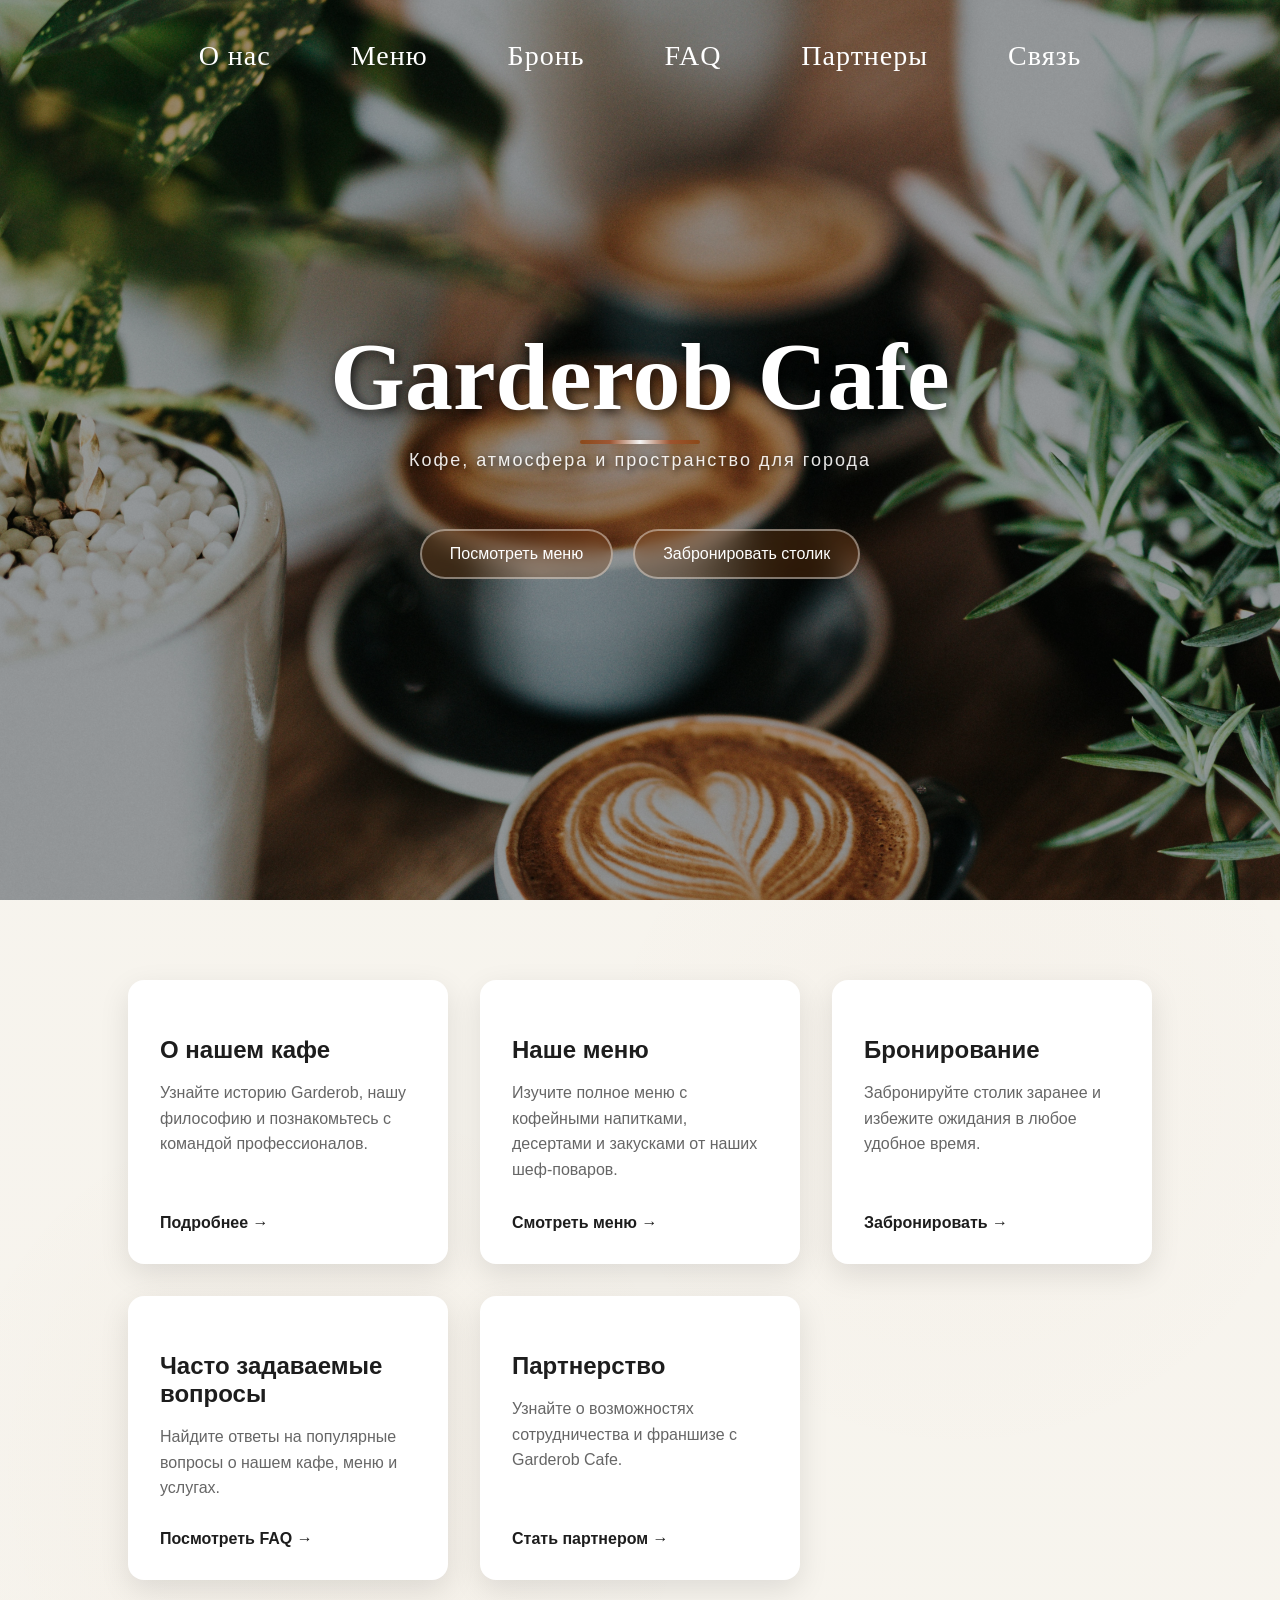
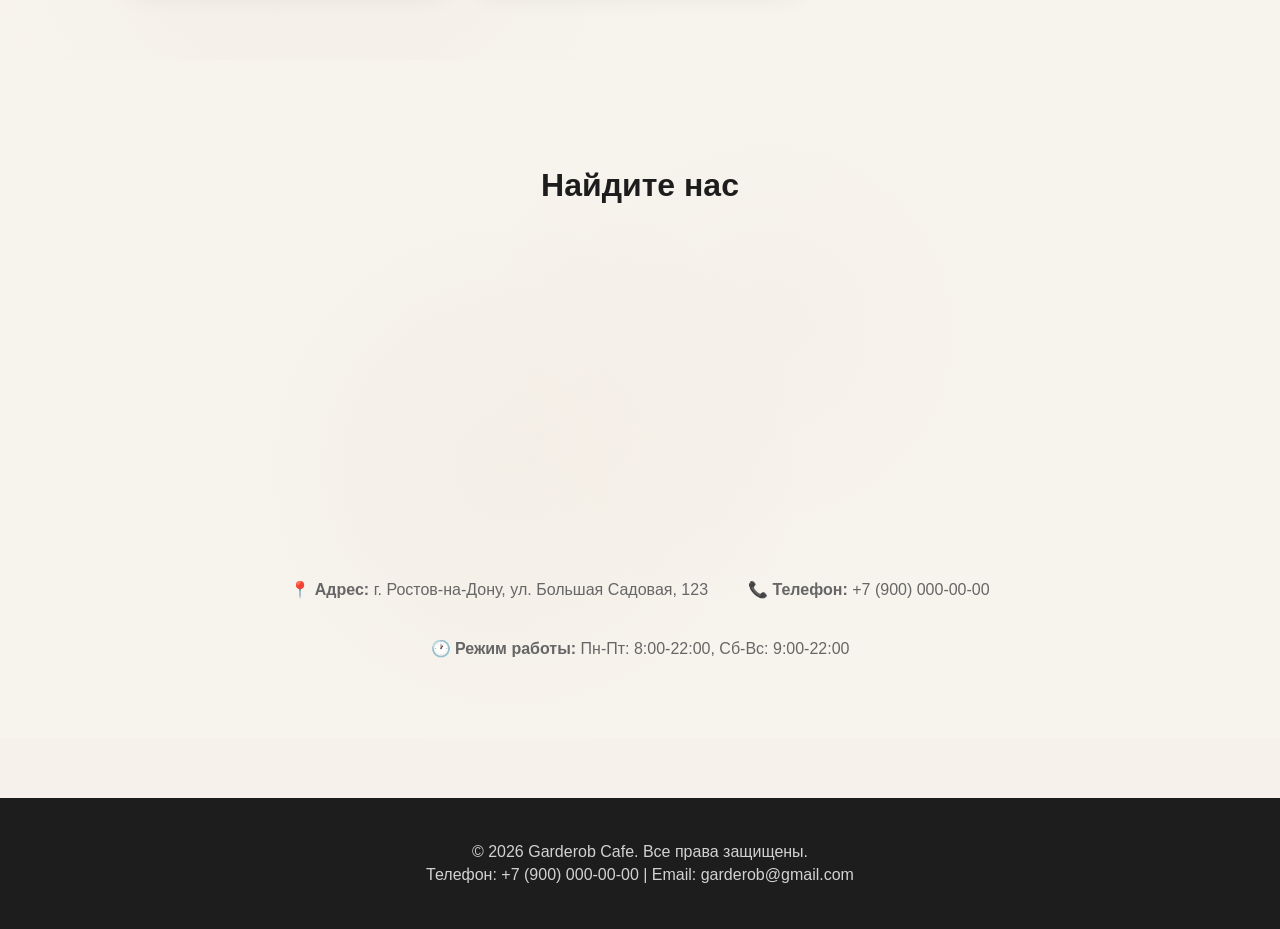
<file: index.html>
<!DOCTYPE html>
<html lang="ru">
<head>
  <meta charset="UTF-8" />
  <meta name="viewport" content="width=device-width, initial-scale=1.0" />
  <title>Garderob Cafe - Кофе, атмосфера и пространство для города</title>
  <link rel="stylesheet" href="style.css" />
</head>
<body>

<header class="hero">
  <nav class="top-nav">
    <a href="about.html">О нас</a>
    <a href="menu.html">Меню</a>
    <a href="booking.html">Бронь</a>
    <a href="faq.html">FAQ</a>
    <a href="partnership.html">Партнеры</a>
    <a href="contact.html">Связь</a>
  </nav>
  <div class="hero-overlay"></div>
  <div class="hero-content">
    <h1>Garderob Cafe</h1>
    <p>Кофе, атмосфера и пространство для города</p>
    <div class="hero-buttons">
      <a href="menu.html" class="button button--primary">Посмотреть меню</a>
      <a href="booking.html" class="button button--secondary">Забронировать столик</a>
    </div>
  </div>
</header>

<section class="home-preview">
  <div class="preview-grid">
    <div class="preview-card">
      <div class="preview-card-content">
        <h3>О нашем кафе</h3>
        <p>Узнайте историю Garderob, нашу философию и познакомьтесь с командой профессионалов.</p>
      </div>
      <a href="about.html" class="preview-link">Подробнее →</a>
    </div>
    
    <div class="preview-card">
      <div class="preview-card-content">
        <h3>Наше меню</h3>
        <p>Изучите полное меню с кофейными напитками, десертами и закусками от наших шеф-поваров.</p>
      </div>
      <a href="menu.html" class="preview-link">Смотреть меню →</a>
    </div>
    
    <div class="preview-card">
      <div class="preview-card-content">
        <h3>Бронирование</h3>
        <p>Забронируйте столик заранее и избежите ожидания в любое удобное время.</p>
      </div>
      <a href="booking.html" class="preview-link">Забронировать →</a>
    </div>
    
    <div class="preview-card">
      <div class="preview-card-content">
        <h3>Часто задаваемые вопросы</h3>
        <p>Найдите ответы на популярные вопросы о нашем кафе, меню и услугах.</p>
      </div>
      <a href="faq.html" class="preview-link">Посмотреть FAQ →</a>
    </div>
    
    <div class="preview-card">
      <div class="preview-card-content">
        <h3>Партнерство</h3>
        <p>Узнайте о возможностях сотрудничества и франшизе с Garderob Cafe.</p>
      </div>
      <a href="partnership.html" class="preview-link">Стать партнером →</a>
    </div>
  </div>
</section>

<section class="home-map">
  <h2>Найдите нас</h2>
  <div class="map-container">
    <iframe src="https://www.google.com/maps/embed?pb=!1m18!1m12!1m3!1d7888.1285538403035!2d39.70405899686892!3d47.22674329599411!2m3!1f0!2f0!3f0!3m2!1i1024!2i768!4f13.1!3m3!1m2!1s0x40e3b98baa7a7a19%3A0x91dfb78bcd0c1812!2sGarderob!5e0!3m2!1sru!2sru!4v1767950065380!5m2!1sru!2sru"
      loading="lazy"></iframe>
  </div>
  <div class="map-info">
    <p><strong>📍 Адрес:</strong> г. Ростов-на-Дону, ул. Большая Садовая, 123</p>
    <p><strong>📞 Телефон:</strong> +7 (900) 000-00-00</p>
    <p><strong>🕐 Режим работы:</strong> Пн-Пт: 8:00-22:00, Сб-Вс: 9:00-22:00</p>
  </div>
</section>

<footer class="page-footer">
  <p>&copy; 2026 Garderob Cafe. Все права защищены.</p>
  <p>Телефон: +7 (900) 000-00-00 | Email: garderob@gmail.com</p>
</footer>

</body>
</html>
</file>
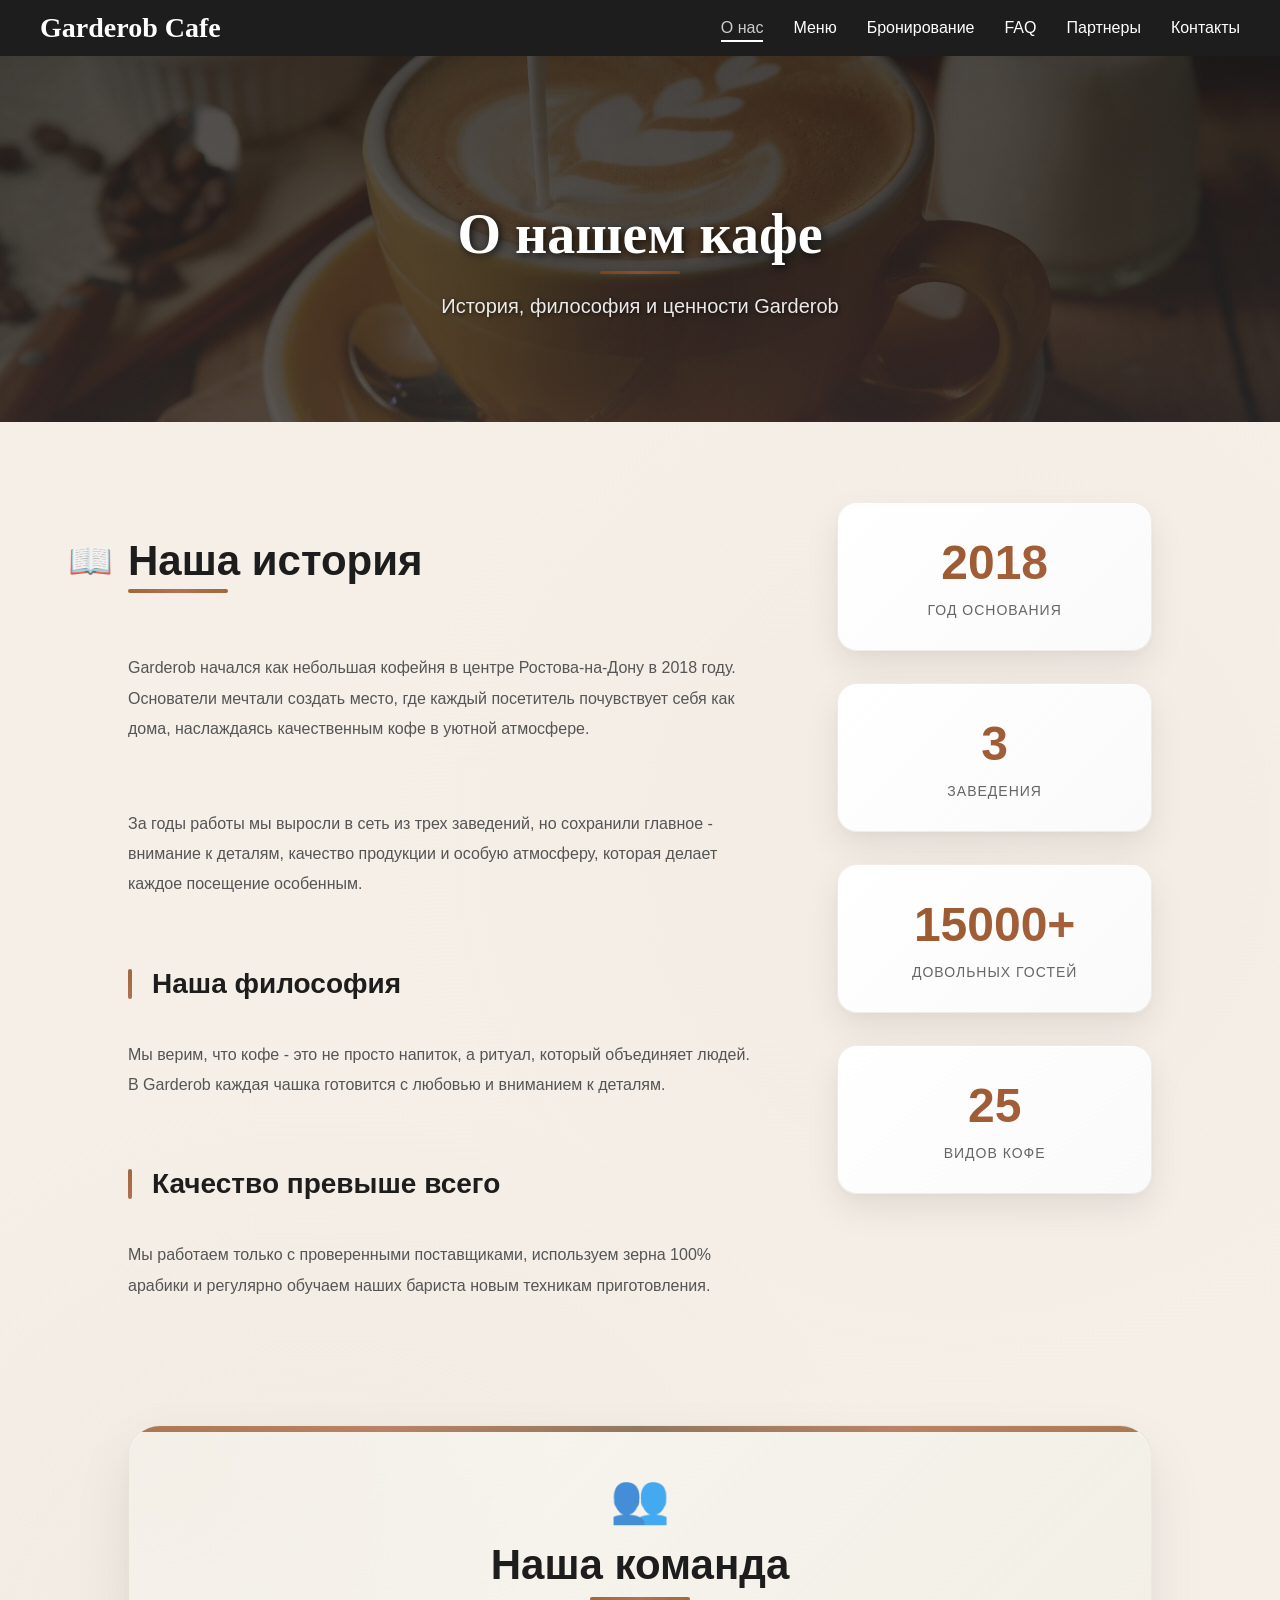
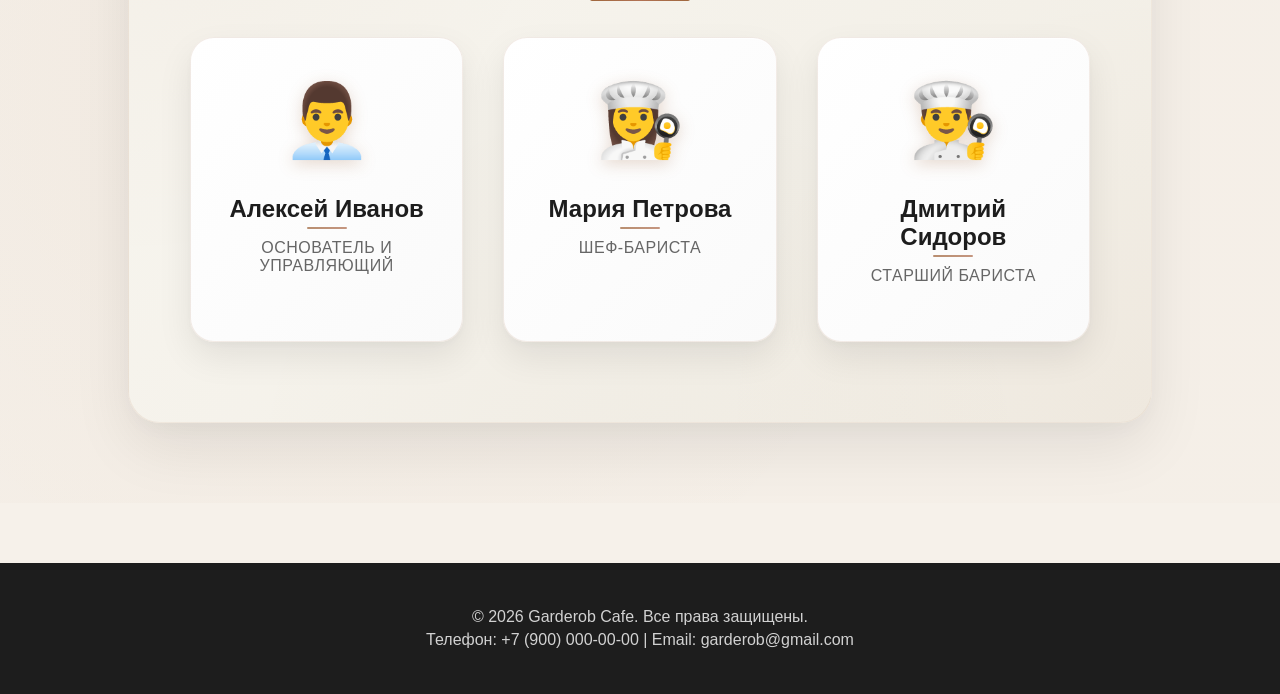
<file: about.html>
<!DOCTYPE html>
<html lang="ru">
<head>
  <meta charset="UTF-8" />
  <meta name="viewport" content="width=device-width, initial-scale=1.0" />
  <title>О нас - Garderob Cafe</title>
  <link rel="stylesheet" href="style.css" />
</head>
<body>

<header class="page-header">
  <nav class="main-nav">
    <div class="nav-brand">
      <a href="index.html">Garderob Cafe</a>
    </div>
    <div class="nav-links">
      <a href="about.html" class="active">О нас</a>
      <a href="menu.html">Меню</a>
      <a href="booking.html">Бронирование</a>
      <a href="faq.html">FAQ</a>
      <a href="partnership.html">Партнеры</a>
      <a href="contact.html">Контакты</a>
    </div>
  </nav>
</header>

<main class="page-content">
  <section class="page-hero about-hero">
    <h1>О нашем кафе</h1>
    <p>История, философия и ценности Garderob</p>
  </section>

  <section class="about-detailed">
    <div class="about-content">
      <div class="about-text">
        <h2>Наша история</h2>
        <p>Garderob начался как небольшая кофейня в центре Ростова-на-Дону в 2018 году. Основатели мечтали создать место, где каждый посетитель почувствует себя как дома, наслаждаясь качественным кофе в уютной атмосфере.</p>
        
        <p>За годы работы мы выросли в сеть из трех заведений, но сохранили главное - внимание к деталям, качество продукции и особую атмосферу, которая делает каждое посещение особенным.</p>

        <h3>Наша философия</h3>
        <p>Мы верим, что кофе - это не просто напиток, а ритуал, который объединяет людей. В Garderob каждая чашка готовится с любовью и вниманием к деталям.</p>

        <h3>Качество превыше всего</h3>
        <p>Мы работаем только с проверенными поставщиками, используем зерна 100% арабики и регулярно обучаем наших бариста новым техникам приготовления.</p>
      </div>

      <div class="about-stats">
        <div class="stat-item">
          <div class="stat-number">2018</div>
          <div class="stat-label">Год основания</div>
        </div>
        <div class="stat-item">
          <div class="stat-number">3</div>
          <div class="stat-label">Заведения</div>
        </div>
        <div class="stat-item">
          <div class="stat-number">15000+</div>
          <div class="stat-label">Довольных гостей</div>
        </div>
        <div class="stat-item">
          <div class="stat-number">25</div>
          <div class="stat-label">Видов кофе</div>
        </div>
      </div>
    </div>

    <div class="team-section">
      <h2>Наша команда</h2>
      <div class="team-grid">
        <div class="team-member">
          <div class="member-photo">👨‍💼</div>
          <h4>Алексей Иванов</h4>
          <p>Основатель и управляющий</p>
        </div>
        <div class="team-member">
          <div class="member-photo">👩‍🍳</div>
          <h4>Мария Петрова</h4>
          <p>Шеф-бариста</p>
        </div>
        <div class="team-member">
          <div class="member-photo">👨‍🍳</div>
          <h4>Дмитрий Сидоров</h4>
          <p>Старший бариста</p>
        </div>
      </div>
    </div>
  </section>
</main>

<footer class="page-footer">
  <p>&copy; 2026 Garderob Cafe. Все права защищены.</p>
  <p>Телефон: +7 (900) 000-00-00 | Email: garderob@gmail.com</p>
</footer>

</body>
</html>
</file>
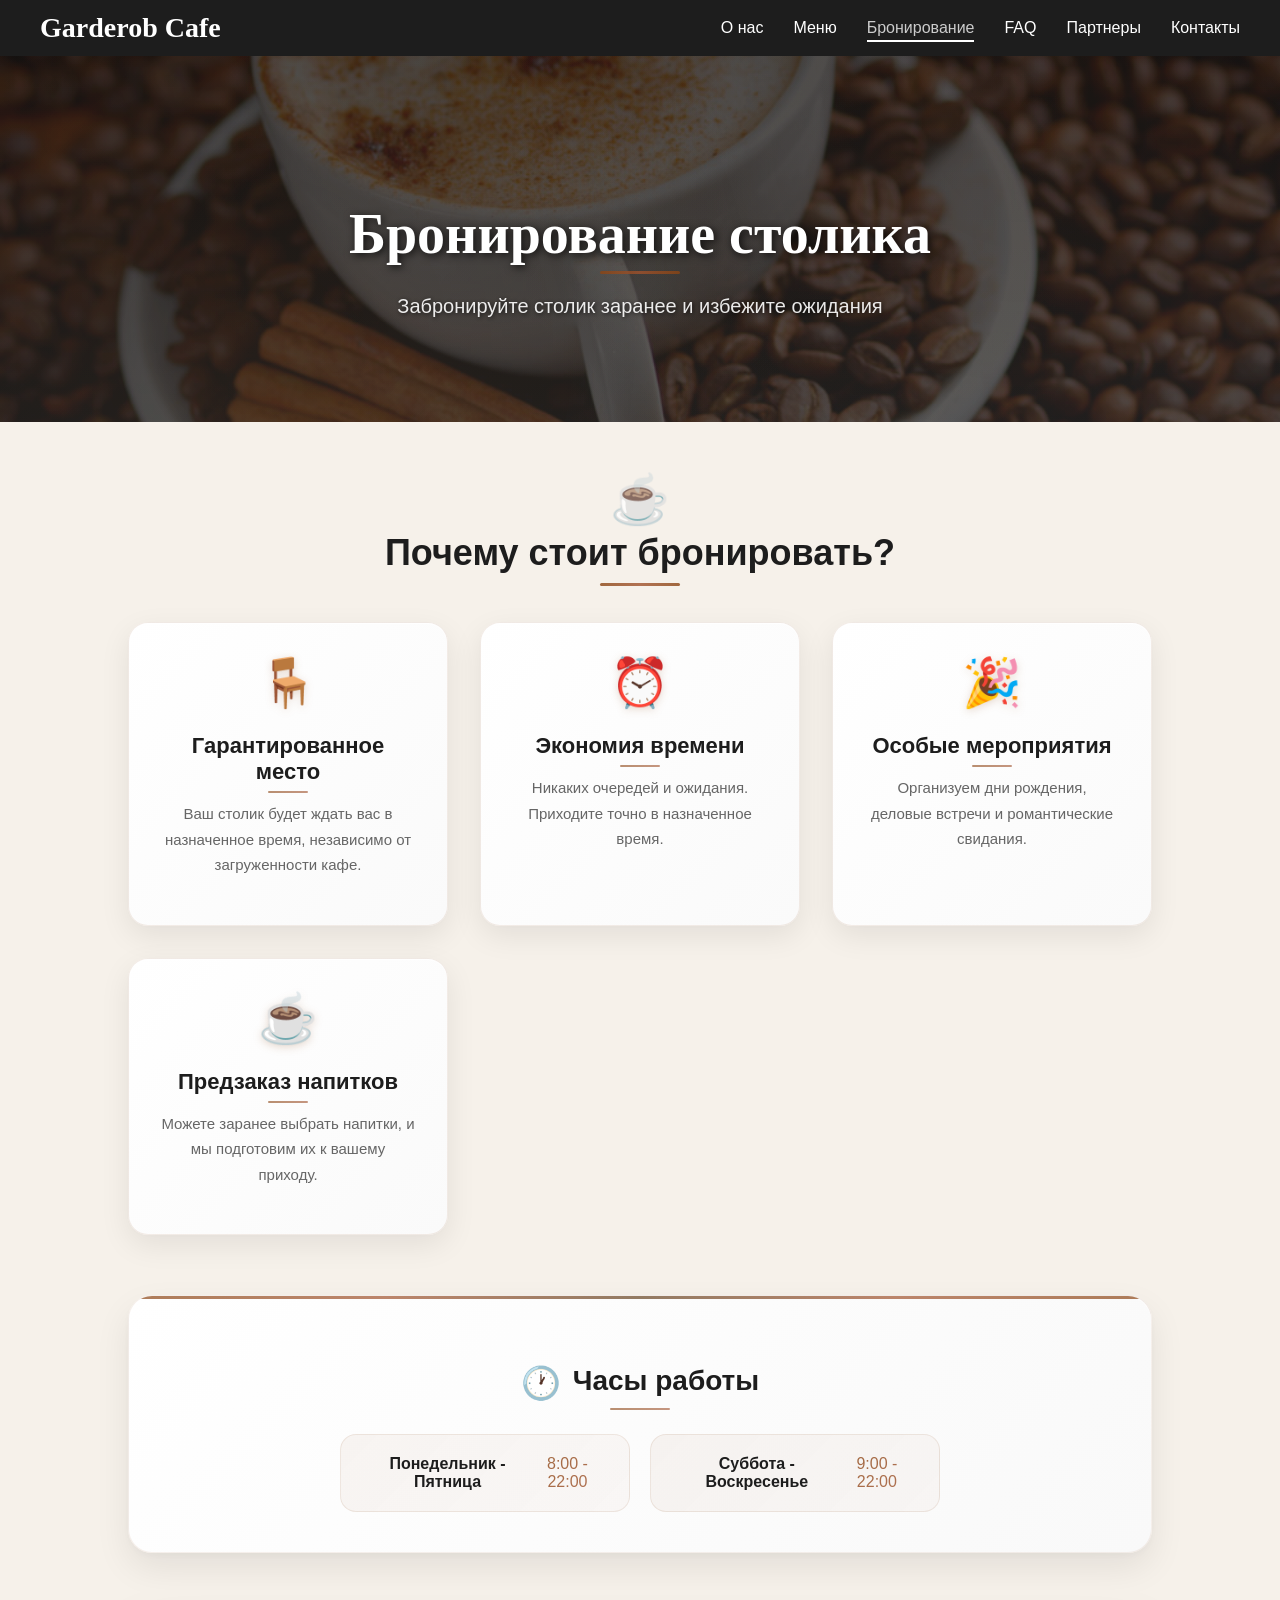
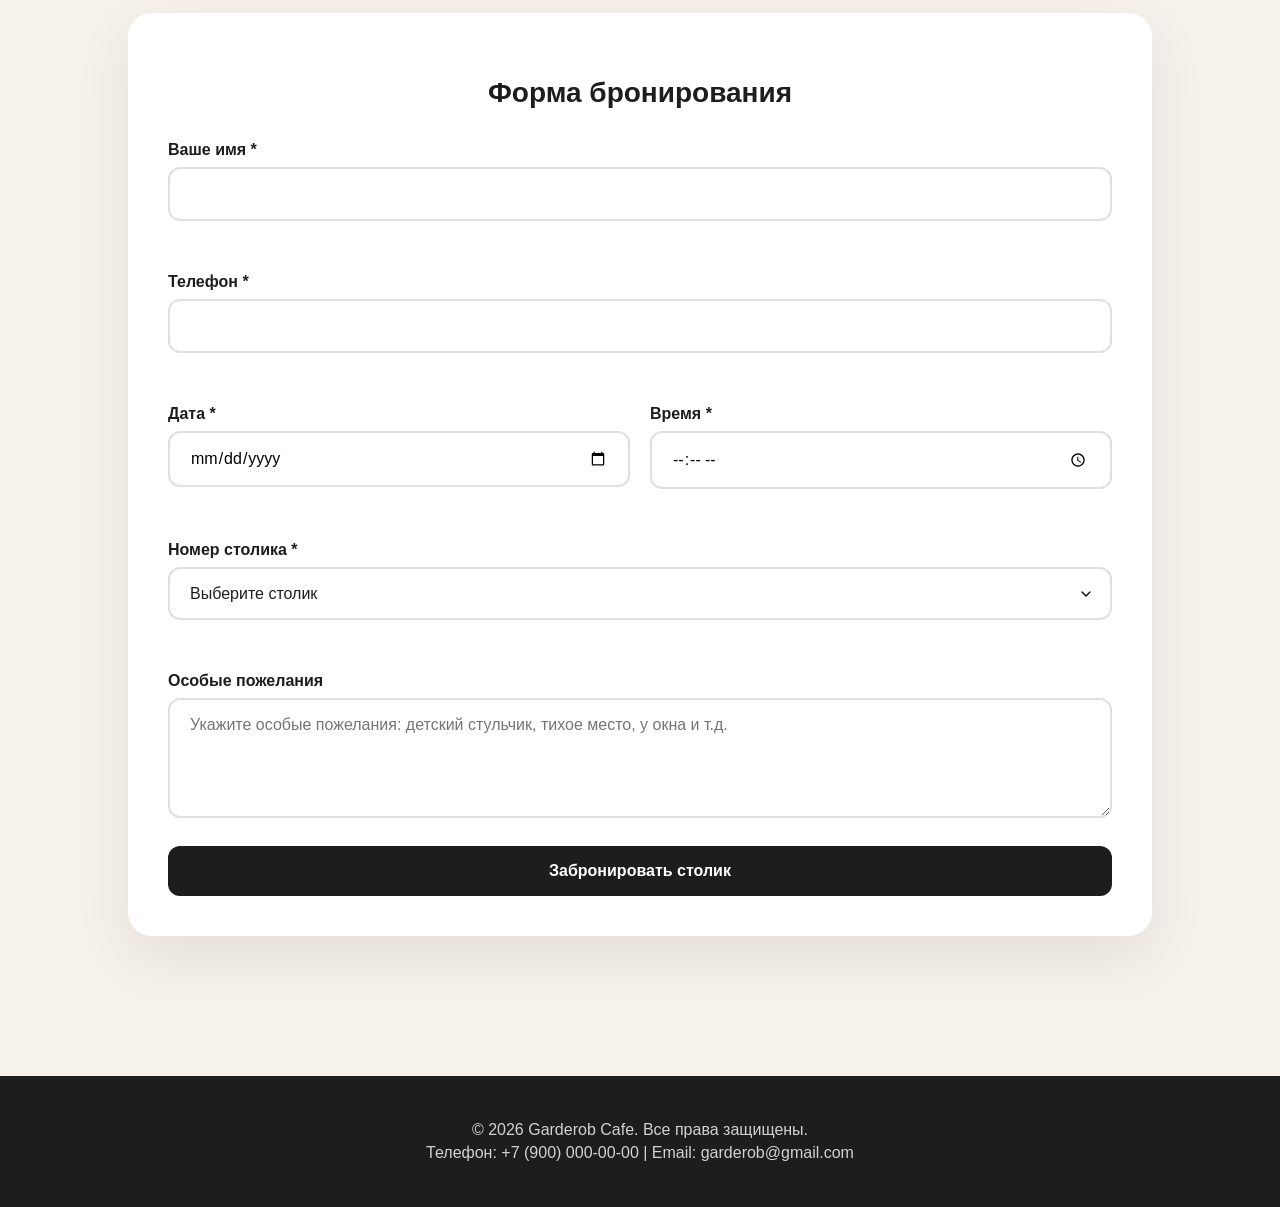
<file: booking.html>
<!DOCTYPE html>
<html lang="ru">
<head>
  <meta charset="UTF-8" />
  <meta name="viewport" content="width=device-width, initial-scale=1.0" />
  <title>Бронирование - Garderob Cafe</title>
  <link rel="stylesheet" href="style.css" />
</head>
<body>

<header class="page-header">
  <nav class="main-nav">
    <div class="nav-brand">
      <a href="index.html">Garderob Cafe</a>
    </div>
    <div class="nav-links">
      <a href="about.html">О нас</a>
      <a href="menu.html">Меню</a>
      <a href="booking.html" class="active">Бронирование</a>
      <a href="faq.html">FAQ</a>
      <a href="partnership.html">Партнеры</a>
      <a href="contact.html">Контакты</a>
    </div>
  </nav>
</header>

<main class="page-content">
  <section class="page-hero booking-hero">
    <h1>Бронирование столика</h1>
    <p>Забронируйте столик заранее и избежите ожидания</p>
  </section>

  <section class="booking-page">
    <div class="booking-info-detailed">
      <h2>Почему стоит бронировать?</h2>
      
      <div class="booking-advantages">
        <div class="advantage-item">
          <div class="advantage-icon">🪑</div>
          <div class="advantage-content">
            <h3>Гарантированное место</h3>
            <p>Ваш столик будет ждать вас в назначенное время, независимо от загруженности кафе.</p>
          </div>
        </div>
        
        <div class="advantage-item">
          <div class="advantage-icon">⏰</div>
          <div class="advantage-content">
            <h3>Экономия времени</h3>
            <p>Никаких очередей и ожидания. Приходите точно в назначенное время.</p>
          </div>
        </div>
        
        <div class="advantage-item">
          <div class="advantage-icon">🎉</div>
          <div class="advantage-content">
            <h3>Особые мероприятия</h3>
            <p>Организуем дни рождения, деловые встречи и романтические свидания.</p>
          </div>
        </div>
        
        <div class="advantage-item">
          <div class="advantage-icon">☕</div>
          <div class="advantage-content">
            <h3>Предзаказ напитков</h3>
            <p>Можете заранее выбрать напитки, и мы подготовим их к вашему приходу.</p>
          </div>
        </div>
      </div>

      <div class="working-hours">
        <h3>Часы работы</h3>
        <div class="hours-grid">
          <div class="day-hours">
            <span class="day">Понедельник - Пятница</span>
            <span class="hours">8:00 - 22:00</span>
          </div>
          <div class="day-hours">
            <span class="day">Суббота - Воскресенье</span>
            <span class="hours">9:00 - 22:00</span>
          </div>
        </div>
      </div>
    </div>

    <div class="booking-form-container">
      <form class="booking-form-page" id="bookingFormPage">
        <h2>Форма бронирования</h2>
        
        <div class="form-group">
          <label for="bookingName">Ваше имя *</label>
          <input type="text" id="bookingName" name="name" required>
          <span class="error-message" id="bookingNameError"></span>
        </div>
        
        <div class="form-group">
          <label for="bookingPhone">Телефон *</label>
          <input type="tel" id="bookingPhone" name="phone" required>
          <span class="error-message" id="bookingPhoneError"></span>
        </div>
        
        <div class="form-row">
          <div class="form-group">
            <label for="bookingDate">Дата *</label>
            <input type="date" id="bookingDate" name="date" required>
            <span class="error-message" id="bookingDateError"></span>
          </div>
          
          <div class="form-group">
            <label for="bookingTime">Время *</label>
            <input type="time" id="bookingTime" name="time" required>
            <span class="error-message" id="bookingTimeError"></span>
          </div>
        </div>
        
        <div class="form-group">
          <label for="bookingTable">Номер столика *</label>
          <select id="bookingTable" name="table" required>
            <option value="">Выберите столик</option>
            <option value="1">Столик №1 (2 места)</option>
            <option value="2">Столик №2 (2 места)</option>
            <option value="3">Столик №3 (4 места)</option>
            <option value="4">Столик №4 (4 места)</option>
            <option value="5">Столик №5 (6 мест)</option>
            <option value="6">Столик №6 (6 мест)</option>
            <option value="7">Столик №7 (2 места, у окна)</option>
            <option value="8">Столик №8 (2 места, у окна)</option>
            <option value="9">Столик №9 (8 мест, большой)</option>
            <option value="10">Столик №10 (4 места)</option>
            <option value="11">Столик №11 (2 места)</option>
            <option value="12">Столик №12 (4 места)</option>
            <option value="13">Столик №13 (6 мест)</option>
            <option value="14">Столик №14 (8 мест, VIP)</option>
          </select>
          <span class="error-message" id="bookingTableError"></span>
        </div>
        
        <div class="form-group">
          <label for="bookingComment">Особые пожелания</label>
          <textarea id="bookingComment" name="comment" rows="4" placeholder="Укажите особые пожелания: детский стульчик, тихое место, у окна и т.д."></textarea>
        </div>
        
        <button type="submit" class="button button--primary">Забронировать столик</button>
      </form>
      
      <div class="success-message" id="bookingSuccessMessage">
        <p>✅ Столик успешно забронирован! Мы свяжемся с вами в течение 15 минут для подтверждения.</p>
      </div>
    </div>
  </section>
</main>

<footer class="page-footer">
  <p>&copy; 2026 Garderob Cafe. Все права защищены.</p>
  <p>Телефон: +7 (900) 000-00-00 | Email: garderob@gmail.com</p>
</footer>

<script src="booking.js"></script>

</body>
</html>
</file>
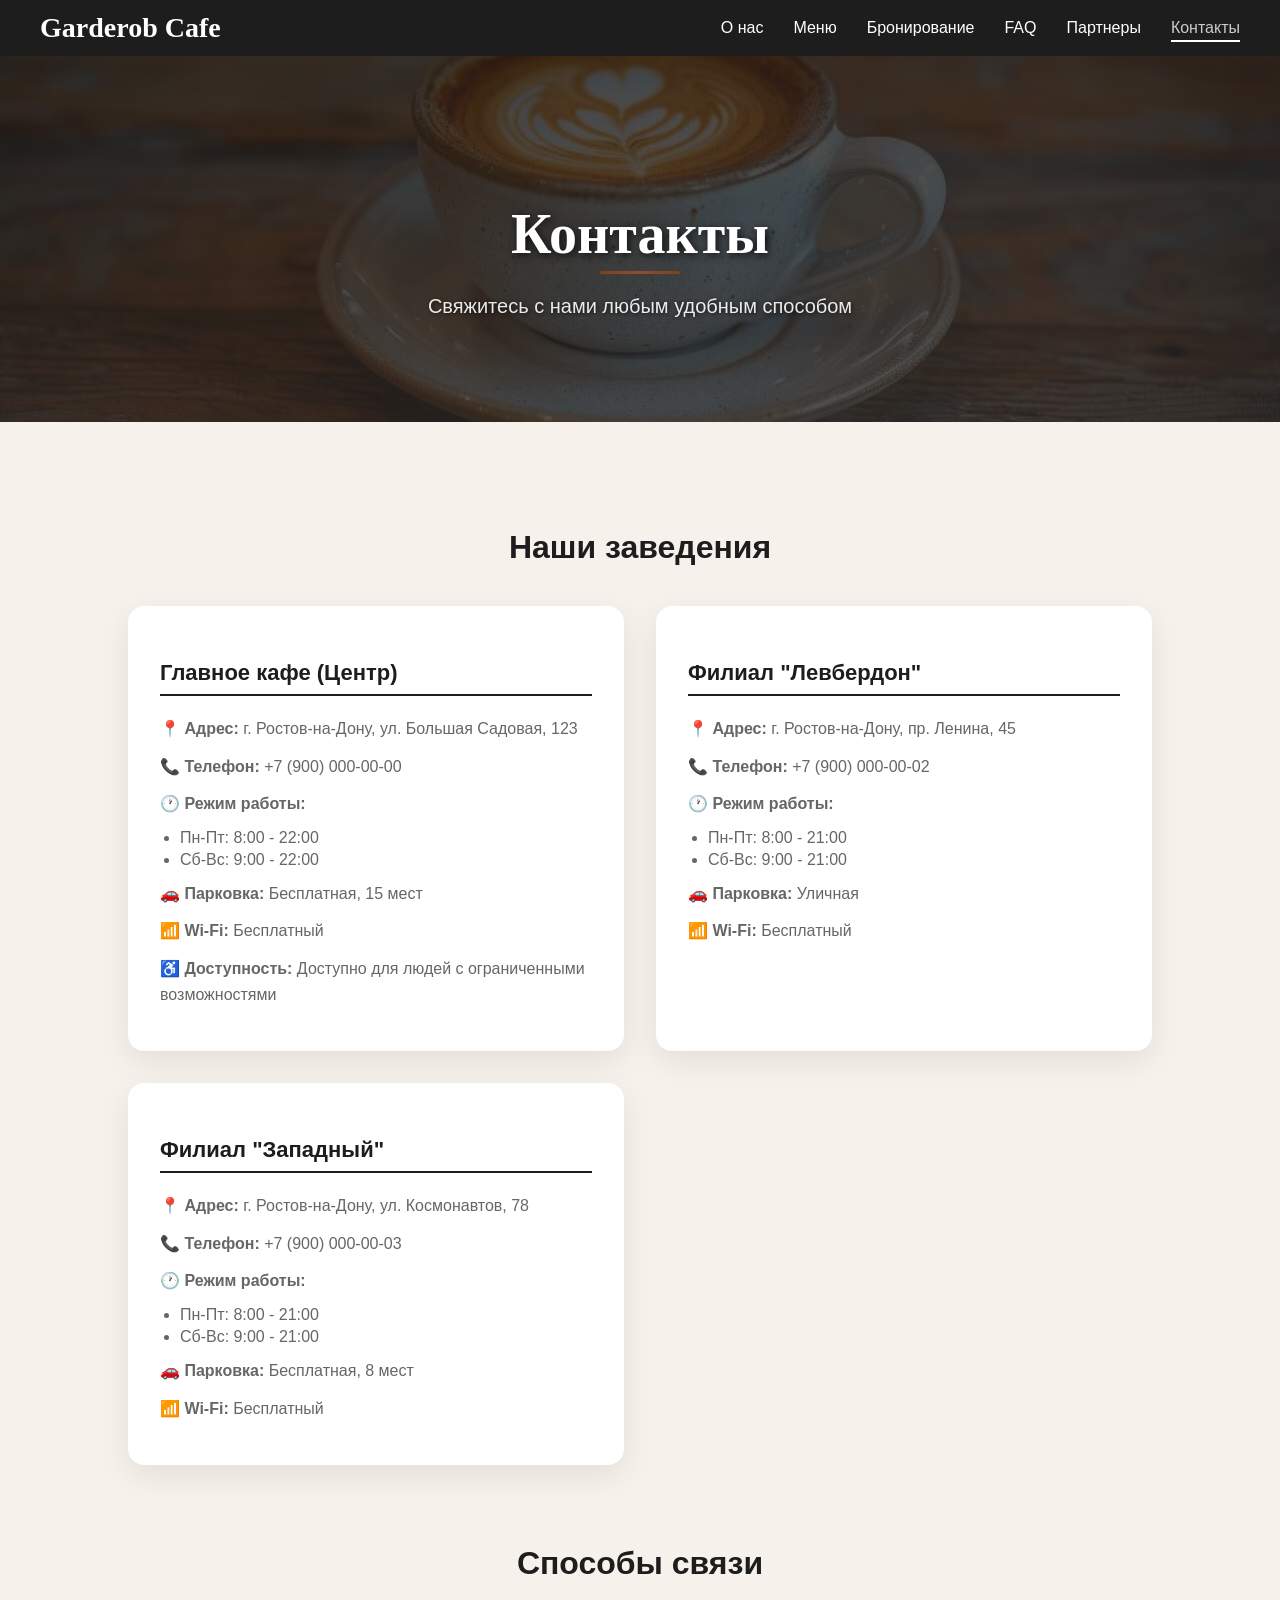
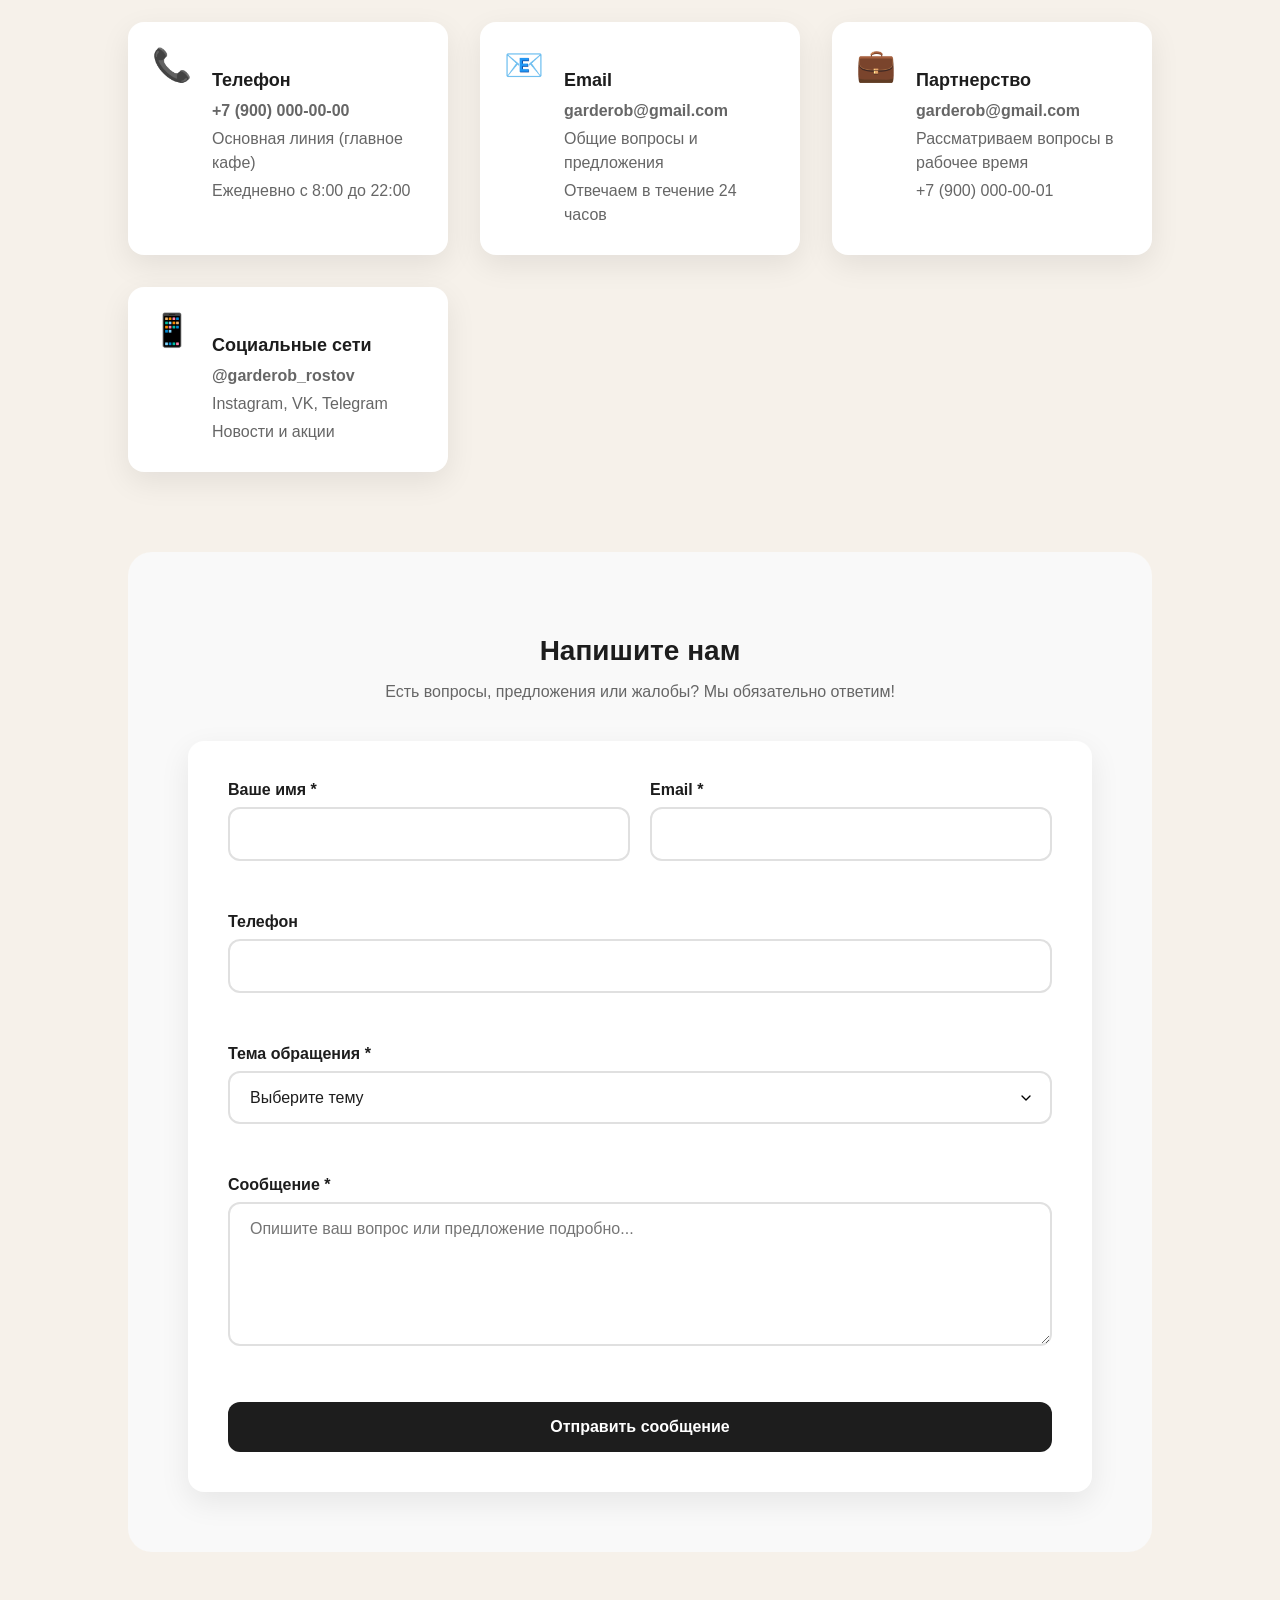
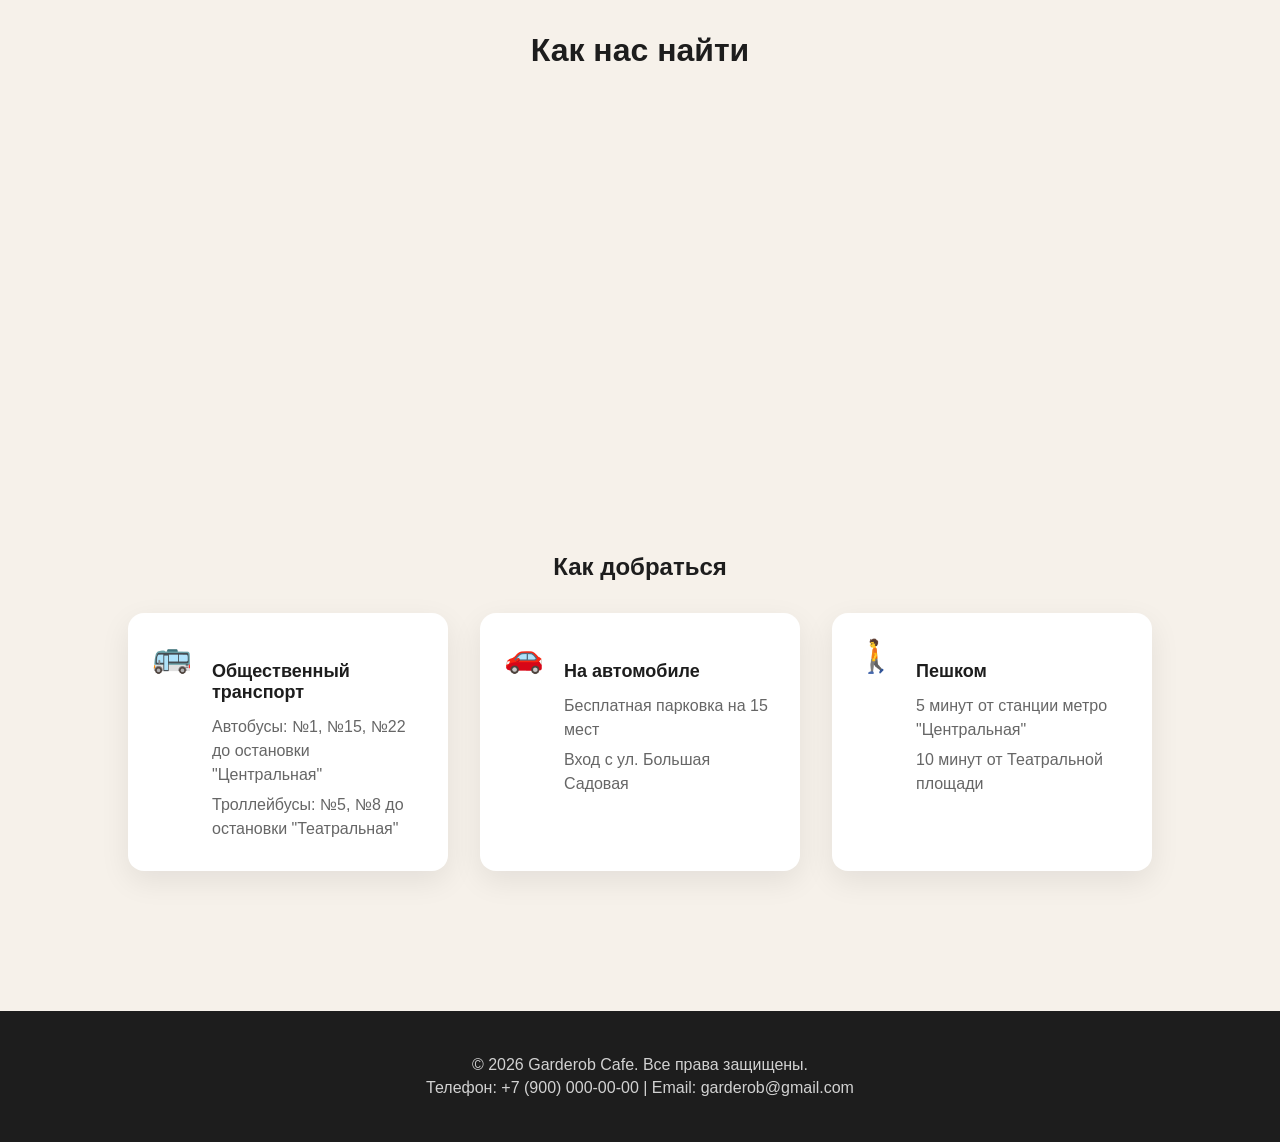
<file: contact.html>
<!DOCTYPE html>
<html lang="ru">
<head>
  <meta charset="UTF-8" />
  <meta name="viewport" content="width=device-width, initial-scale=1.0" />
  <title>Контакты - Garderob Cafe</title>
  <link rel="stylesheet" href="style.css" />
</head>
<body>

<header class="page-header">
  <nav class="main-nav">
    <div class="nav-brand">
      <a href="index.html">Garderob Cafe</a>
    </div>
    <div class="nav-links">
      <a href="about.html">О нас</a>
      <a href="menu.html">Меню</a>
      <a href="booking.html">Бронирование</a>
      <a href="faq.html">FAQ</a>
      <a href="partnership.html">Партнеры</a>
      <a href="contact.html" class="active">Контакты</a>
    </div>
  </nav>
</header>

<main class="page-content">
  <section class="page-hero contact-hero">
    <h1>Контакты</h1>
    <p>Свяжитесь с нами любым удобным способом</p>
  </section>

  <section class="contact-page">
    <div class="contact-info-detailed">
      <h2>Наши заведения</h2>
      
      <div class="locations">
        <div class="location-card">
          <h3>Главное кафе (Центр)</h3>
          <div class="location-info">
            <p><strong>📍 Адрес:</strong> г. Ростов-на-Дону, ул. Большая Садовая, 123</p>
            <p><strong>📞 Телефон:</strong> +7 (900) 000-00-00</p>
            <p><strong>🕐 Режим работы:</strong></p>
            <ul>
              <li>Пн-Пт: 8:00 - 22:00</li>
              <li>Сб-Вс: 9:00 - 22:00</li>
            </ul>
            <p><strong>🚗 Парковка:</strong> Бесплатная, 15 мест</p>
            <p><strong>📶 Wi-Fi:</strong> Бесплатный</p>
            <p><strong>♿ Доступность:</strong> Доступно для людей с ограниченными возможностями</p>
          </div>
        </div>

        <div class="location-card">
          <h3>Филиал "Левбердон"</h3>
          <div class="location-info">
            <p><strong>📍 Адрес:</strong> г. Ростов-на-Дону, пр. Ленина, 45</p>
            <p><strong>📞 Телефон:</strong> +7 (900) 000-00-02</p>
            <p><strong>🕐 Режим работы:</strong></p>
            <ul>
              <li>Пн-Пт: 8:00 - 21:00</li>
              <li>Сб-Вс: 9:00 - 21:00</li>
            </ul>
            <p><strong>🚗 Парковка:</strong> Уличная</p>
            <p><strong>📶 Wi-Fi:</strong> Бесплатный</p>
          </div>
        </div>

        <div class="location-card">
          <h3>Филиал "Западный"</h3>
          <div class="location-info">
            <p><strong>📍 Адрес:</strong> г. Ростов-на-Дону, ул. Космонавтов, 78</p>
            <p><strong>📞 Телефон:</strong> +7 (900) 000-00-03</p>
            <p><strong>🕐 Режим работы:</strong></p>
            <ul>
              <li>Пн-Пт: 8:00 - 21:00</li>
              <li>Сб-Вс: 9:00 - 21:00</li>
            </ul>
            <p><strong>🚗 Парковка:</strong> Бесплатная, 8 мест</p>
            <p><strong>📶 Wi-Fi:</strong> Бесплатный</p>
          </div>
        </div>
      </div>

      <div class="contact-methods-detailed">
        <h2>Способы связи</h2>
        
        <div class="contact-grid">
          <div class="contact-item">
            <div class="contact-icon">📞</div>
            <div class="contact-details">
              <h4>Телефон</h4>
              <p><strong>+7 (900) 000-00-00</strong></p>
              <p>Основная линия (главное кафе)</p>
              <p>Ежедневно с 8:00 до 22:00</p>
            </div>
          </div>

          <div class="contact-item">
            <div class="contact-icon">📧</div>
            <div class="contact-details">
              <h4>Email</h4>
              <p><strong>garderob@gmail.com</strong></p>
              <p>Общие вопросы и предложения</p>
              <p>Отвечаем в течение 24 часов</p>
            </div>
          </div>

          <div class="contact-item">
            <div class="contact-icon">💼</div>
            <div class="contact-details">
              <h4>Партнерство</h4>
              <p><strong>garderob@gmail.com</strong></p>
              <p>Рассматриваем вопросы в рабочее время</p>
              <p>+7 (900) 000-00-01</p>
            </div>
          </div>

          <div class="contact-item">
            <div class="contact-icon">📱</div>
            <div class="contact-details">
              <h4>Социальные сети</h4>
              <p><strong>@garderob_rostov</strong></p>
              <p>Instagram, VK, Telegram</p>
              <p>Новости и акции</p>
            </div>
          </div>
        </div>
      </div>
    </div>

    <div class="contact-form-section">
      <h2>Напишите нам</h2>
      <p>Есть вопросы, предложения или жалобы? Мы обязательно ответим!</p>
      
      <form class="contact-form-page" id="contactFormPage">
        <div class="form-row">
          <div class="form-group">
            <label for="contactName">Ваше имя *</label>
            <input type="text" id="contactName" name="name" required>
            <span class="error-message" id="contactNameError"></span>
          </div>
          
          <div class="form-group">
            <label for="contactEmail">Email *</label>
            <input type="email" id="contactEmail" name="email" required>
            <span class="error-message" id="contactEmailError"></span>
          </div>
        </div>
        
        <div class="form-group">
          <label for="contactPhone">Телефон</label>
          <input type="tel" id="contactPhone" name="phone">
          <span class="error-message" id="contactPhoneError"></span>
        </div>
        
        <div class="form-group">
          <label for="contactSubject">Тема обращения *</label>
          <select id="contactSubject" name="subject" required>
            <option value="">Выберите тему</option>
            <option value="question">Общий вопрос</option>
            <option value="complaint">Жалоба</option>
            <option value="suggestion">Предложение</option>
            <option value="partnership">Сотрудничество</option>
            <option value="booking">Бронирование</option>
            <option value="other">Другое</option>
          </select>
          <span class="error-message" id="contactSubjectError"></span>
        </div>
        
        <div class="form-group">
          <label for="contactMessage">Сообщение *</label>
          <textarea id="contactMessage" name="message" rows="6" required placeholder="Опишите ваш вопрос или предложение подробно..."></textarea>
          <span class="error-message" id="contactMessageError"></span>
        </div>
        
        <button type="submit" class="button button--primary">Отправить сообщение</button>
      </form>
      
      <div class="success-message" id="contactSuccessMessage">
        <p>✅ Спасибо за ваше сообщение! Мы свяжемся с вами в течение 24 часов.</p>
      </div>
    </div>

    <div class="map-section">
      <h2>Как нас найти</h2>
      <div class="map-container">
        <iframe src="https://www.google.com/maps/embed?pb=!1m18!1m12!1m3!1d7888.1285538403035!2d39.70405899686892!3d47.22674329599411!2m3!1f0!2f0!3f0!3m2!1i1024!2i768!4f13.1!3m3!1m2!1s0x40e3b98baa7a7a19%3A0x91dfb78bcd0c1812!2sGarderob!5e0!3m2!1sru!2sru!4v1767950065380!5m2!1sru!2sru"
          loading="lazy"></iframe>
      </div>
      
      <div class="transport-info">
        <h3>Как добраться</h3>
        <div class="transport-methods">
          <div class="transport-item">
            <span class="transport-icon">🚌</span>
            <div>
              <h4>Общественный транспорт</h4>
              <p>Автобусы: №1, №15, №22 до остановки "Центральная"</p>
              <p>Троллейбусы: №5, №8 до остановки "Театральная"</p>
            </div>
          </div>
          
          <div class="transport-item">
            <span class="transport-icon">🚗</span>
            <div>
              <h4>На автомобиле</h4>
              <p>Бесплатная парковка на 15 мест</p>
              <p>Вход с ул. Большая Садовая</p>
            </div>
          </div>
          
          <div class="transport-item">
            <span class="transport-icon">🚶</span>
            <div>
              <h4>Пешком</h4>
              <p>5 минут от станции метро "Центральная"</p>
              <p>10 минут от Театральной площади</p>
            </div>
          </div>
        </div>
      </div>
    </div>
  </section>
</main>

<footer class="page-footer">
  <p>&copy; 2026 Garderob Cafe. Все права защищены.</p>
  <p>Телефон: +7 (900) 000-00-00 | Email: garderob@gmail.com</p>
</footer>

<script src="contact.js"></script>

</body>
</html>
</file>
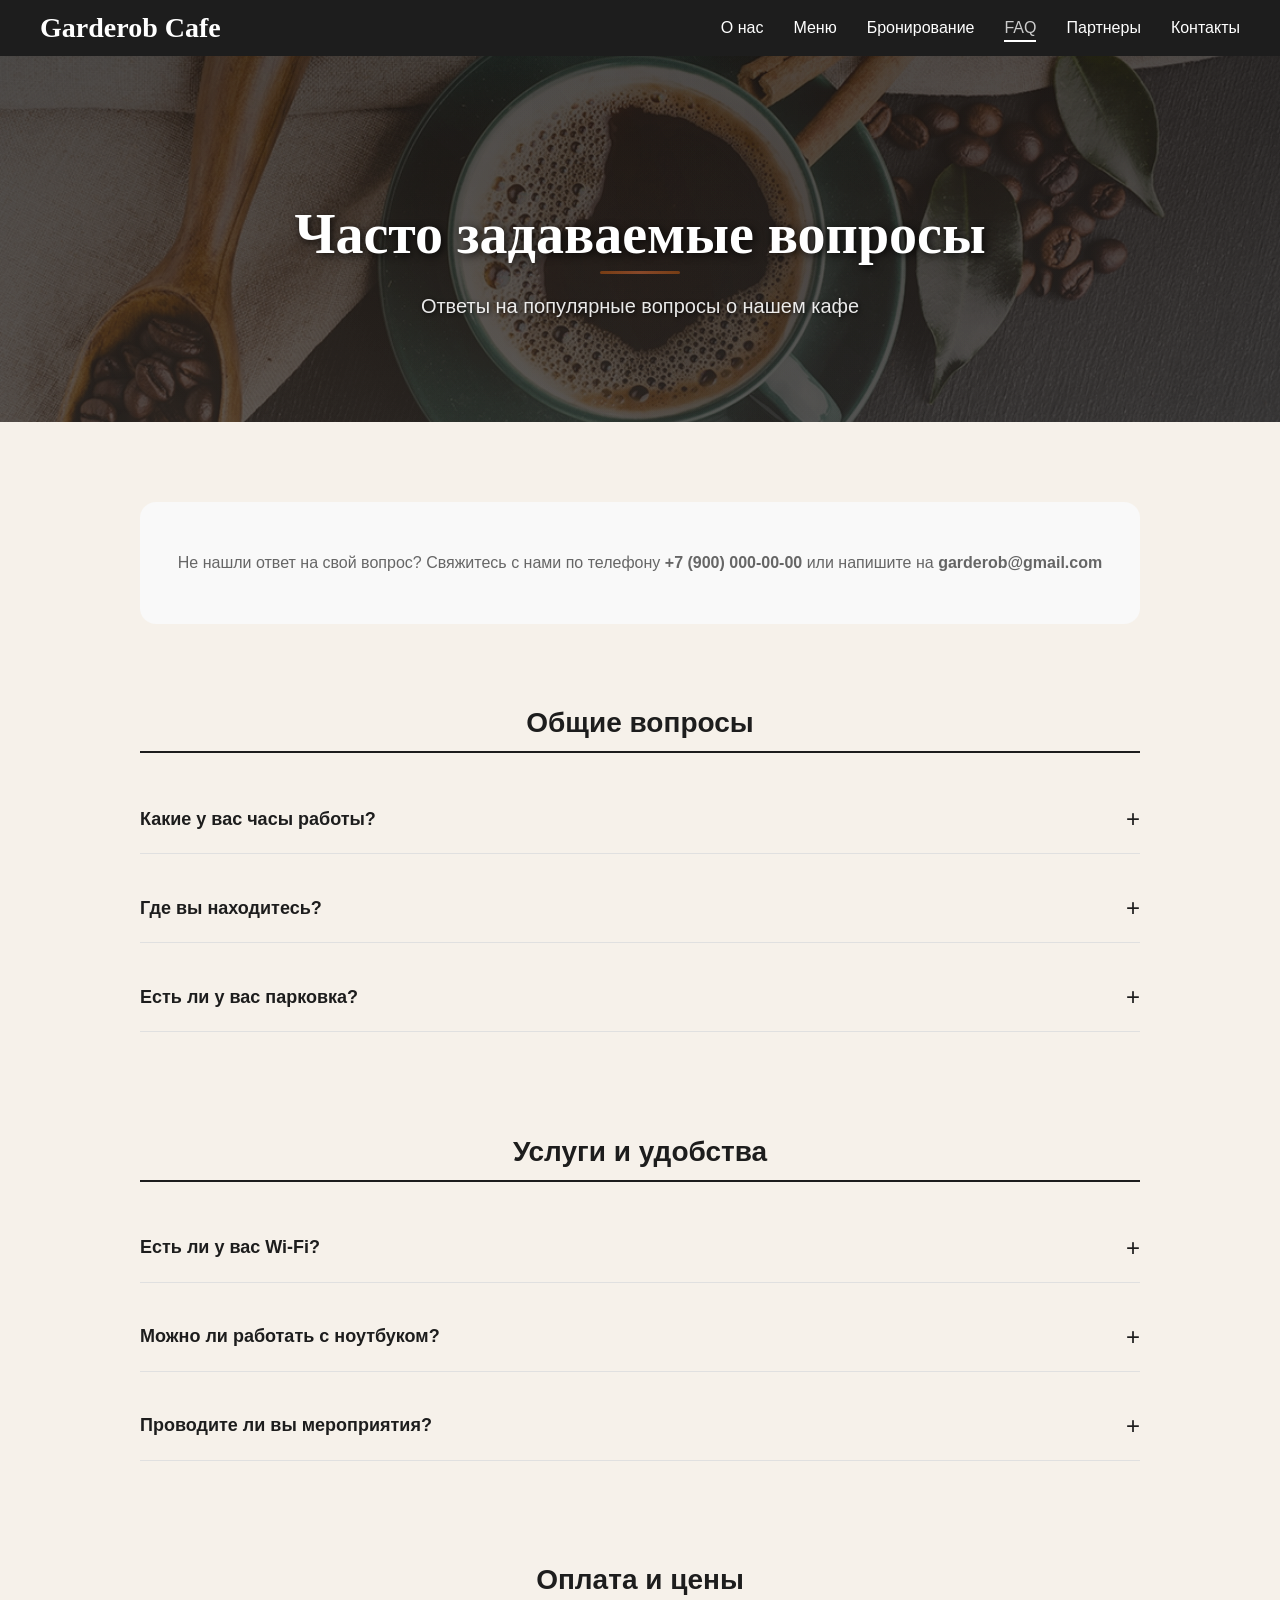
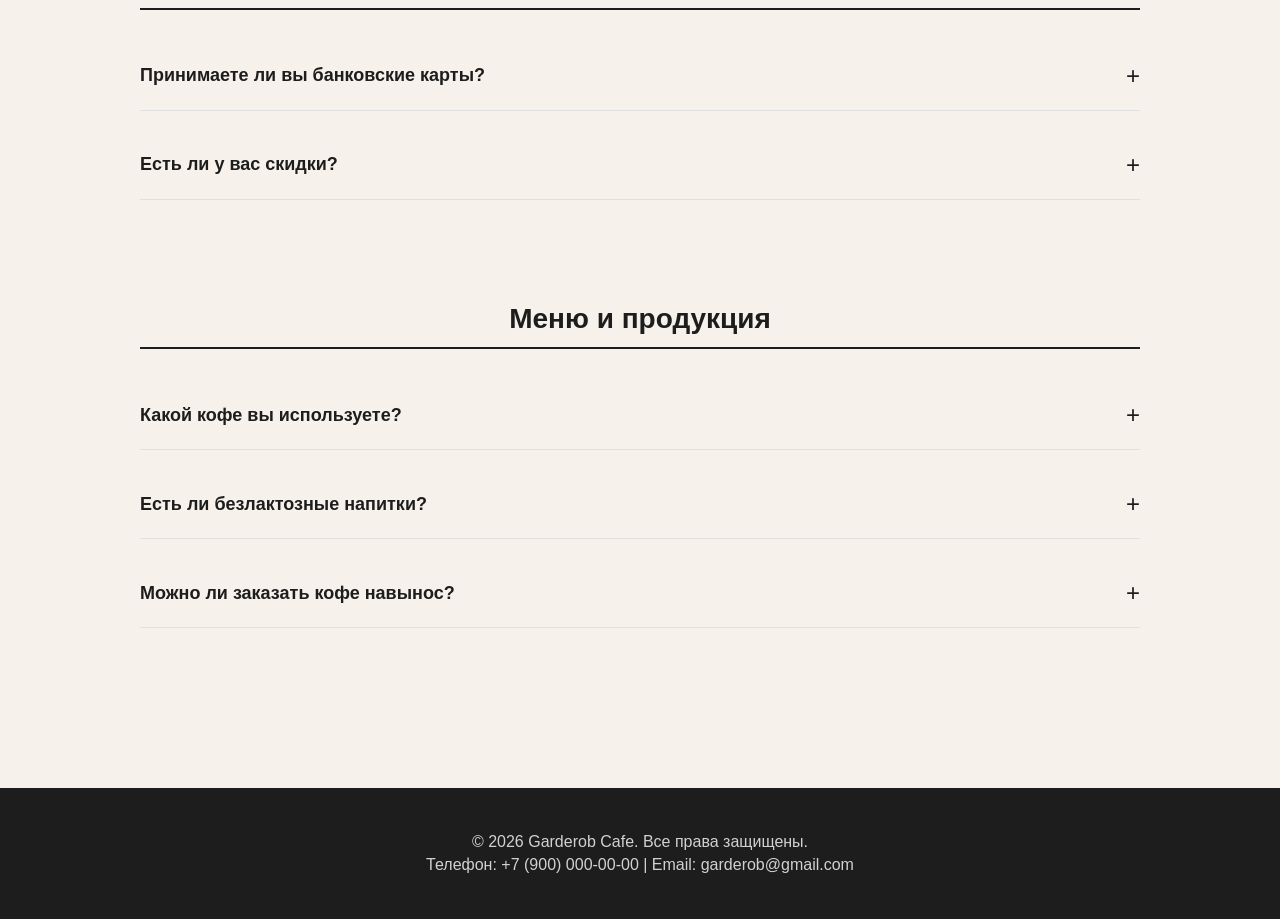
<file: faq.html>
<!DOCTYPE html>
<html lang="ru">
<head>
  <meta charset="UTF-8" />
  <meta name="viewport" content="width=device-width, initial-scale=1.0" />
  <title>FAQ - Garderob Cafe</title>
  <link rel="stylesheet" href="style.css" />
</head>
<body>

<header class="page-header">
  <nav class="main-nav">
    <div class="nav-brand">
      <a href="index.html">Garderob Cafe</a>
    </div>
    <div class="nav-links">
      <a href="about.html">О нас</a>
      <a href="menu.html">Меню</a>
      <a href="booking.html">Бронирование</a>
      <a href="faq.html" class="active">FAQ</a>
      <a href="partnership.html">Партнеры</a>
      <a href="contact.html">Контакты</a>
    </div>
  </nav>
</header>

<main class="page-content">
  <section class="page-hero faq-hero">
    <h1>Часто задаваемые вопросы</h1>
    <p>Ответы на популярные вопросы о нашем кафе</p>
  </section>

  <section class="faq-page">
    <div class="faq-intro">
      <p>Не нашли ответ на свой вопрос? Свяжитесь с нами по телефону <strong>+7 (900) 000-00-00</strong> или напишите на <strong>garderob@gmail.com</strong></p>
    </div>

    <div class="faq-categories">
      <div class="faq-category">
        <h2>Общие вопросы</h2>
        
        <div class="faq-item">
          <div class="faq-question">
            <h3>Какие у вас часы работы?</h3>
            <span class="faq-toggle">+</span>
          </div>
          <div class="faq-answer">
            <p>Мы работаем ежедневно:</p>
            <ul>
              <li>Понедельник - Пятница: 8:00 - 22:00</li>
              <li>Суббота - Воскресенье: 9:00 - 22:00</li>
            </ul>
            <p>В праздничные дни график может изменяться - следите за объявлениями в наших социальных сетях.</p>
          </div>
        </div>

        <div class="faq-item">
          <div class="faq-question">
            <h3>Где вы находитесь?</h3>
            <span class="faq-toggle">+</span>
          </div>
          <div class="faq-answer">
            <p>Наше главное кафе расположено в центре Ростова-на-Дону. Точный адрес и карту проезда вы можете найти в разделе "Контакты".</p>
            <p>У нас также есть два филиала в других районах города.</p>
          </div>
        </div>

        <div class="faq-item">
          <div class="faq-question">
            <h3>Есть ли у вас парковка?</h3>
            <span class="faq-toggle">+</span>
          </div>
          <div class="faq-answer">
            <p>Да, рядом с кафе есть бесплатная парковка на 15 мест. Также можно припарковаться на соседних улицах - там обычно есть свободные места.</p>
          </div>
        </div>
      </div>

      <div class="faq-category">
        <h2>Услуги и удобства</h2>
        
        <div class="faq-item">
          <div class="faq-question">
            <h3>Есть ли у вас Wi-Fi?</h3>
            <span class="faq-toggle">+</span>
          </div>
          <div class="faq-answer">
            <p>Да, у нас есть бесплатный Wi-Fi для всех посетителей. Скорость интернета высокая, подходит для работы и видеозвонков.</p>
            <p>Пароль можно узнать у администратора или найти на информационном стенде.</p>
          </div>
        </div>

        <div class="faq-item">
          <div class="faq-question">
            <h3>Можно ли работать с ноутбуком?</h3>
            <span class="faq-toggle">+</span>
          </div>
          <div class="faq-answer">
            <p>Конечно! У нас есть специальная рабочая зона с удобными столами, розетками и хорошим освещением.</p>
            <p>Просто попросите администратора показать рабочие места. В будние дни до 17:00 рабочая зона менее загружена.</p>
          </div>
        </div>

        <div class="faq-item">
          <div class="faq-question">
            <h3>Проводите ли вы мероприятия?</h3>
            <span class="faq-toggle">+</span>
          </div>
          <div class="faq-answer">
            <p>Да, мы организуем различные мероприятия:</p>
            <ul>
              <li>Дни рождения и частные празднования</li>
              <li>Корпоративные мероприятия</li>
              <li>Деловые встречи и презентации</li>
              <li>Кофейные мастер-классы</li>
            </ul>
            <p>Для организации мероприятия свяжитесь с нами заранее.</p>
          </div>
        </div>
      </div>

      <div class="faq-category">
        <h2>Оплата и цены</h2>
        
        <div class="faq-item">
          <div class="faq-question">
            <h3>Принимаете ли вы банковские карты?</h3>
            <span class="faq-toggle">+</span>
          </div>
          <div class="faq-answer">
            <p>Да, мы принимаем все виды оплаты:</p>
            <ul>
              <li>Наличные</li>
              <li>Банковские карты (Visa, MasterCard, МИР)</li>
              <li>Бесконтактная оплата</li>
              <li>Мобильные платежи (Apple Pay, Google Pay, Samsung Pay)</li>
              <li>QR-коды (СБП)</li>
            </ul>
          </div>
        </div>

        <div class="faq-item">
          <div class="faq-question">
            <h3>Есть ли у вас скидки?</h3>
            <span class="faq-toggle">+</span>
          </div>
          <div class="faq-answer">
            <p>У нас действует несколько программ лояльности:</p>
            <ul>
              <li>Каждый 10-й кофе бесплатно (по карте лояльности)</li>
              <li>Скидка 20% по средам с 14:00 до 17:00</li>
              <li>Скидка 10% студентам (при предъявлении студенческого)</li>
              <li>Специальные предложения в дни рождения</li>
            </ul>
          </div>
        </div>
      </div>

      <div class="faq-category">
        <h2>Меню и продукция</h2>
        
        <div class="faq-item">
          <div class="faq-question">
            <h3>Какой кофе вы используете?</h3>
            <span class="faq-toggle">+</span>
          </div>
          <div class="faq-answer">
            <p>Мы используем только зерна 100% арабики от проверенных поставщиков. Кофе обжаривается еженедельно, что гарантирует свежесть и насыщенный вкус.</p>
            <p>У нас есть несколько сортов кофе из разных стран: Бразилия, Колумбия, Эфиопия, Гватемала.</p>
          </div>
        </div>

        <div class="faq-item">
          <div class="faq-question">
            <h3>Есть ли безлактозные напитки?</h3>
            <span class="faq-toggle">+</span>
          </div>
          <div class="faq-answer">
            <p>Да, у нас есть альтернативы обычному молоку:</p>
            <ul>
              <li>Овсяное молоко</li>
              <li>Миндальное молоко</li>
              <li>Соевое молоко</li>
              <li>Кокосовое молоко</li>
            </ul>
            <p>Замена молока бесплатная для всех кофейных напитков.</p>
          </div>
        </div>

        <div class="faq-item">
          <div class="faq-question">
            <h3>Можно ли заказать кофе навынос?</h3>
            <span class="faq-toggle">+</span>
          </div>
          <div class="faq-answer">
            <p>Конечно! Все напитки можно заказать навынос. Мы используем экологичные стаканчики и предоставляем скидку 5% при использовании собственной кружки.</p>
            <p>Также можно заранее заказать кофе по телефону и забрать в удобное время.</p>
          </div>
        </div>
      </div>
    </div>
  </section>
</main>

<footer class="page-footer">
  <p>&copy; 2026 Garderob Cafe. Все права защищены.</p>
  <p>Телефон: +7 (900) 000-00-00 | Email: garderob@gmail.com</p>
</footer>

<script>
// FAQ Accordion functionality
document.querySelectorAll('.faq-question').forEach(question => {
  question.addEventListener('click', () => {
    const faqItem = question.parentElement;
    const isActive = faqItem.classList.contains('active');
    
    // Close all FAQ items in the same category
    const category = faqItem.closest('.faq-category');
    category.querySelectorAll('.faq-item').forEach(item => {
      item.classList.remove('active');
    });
    
    // Open clicked item if it wasn't active
    if (!isActive) {
      faqItem.classList.add('active');
    }
  });
});
</script>

</body>
</html>
</file>
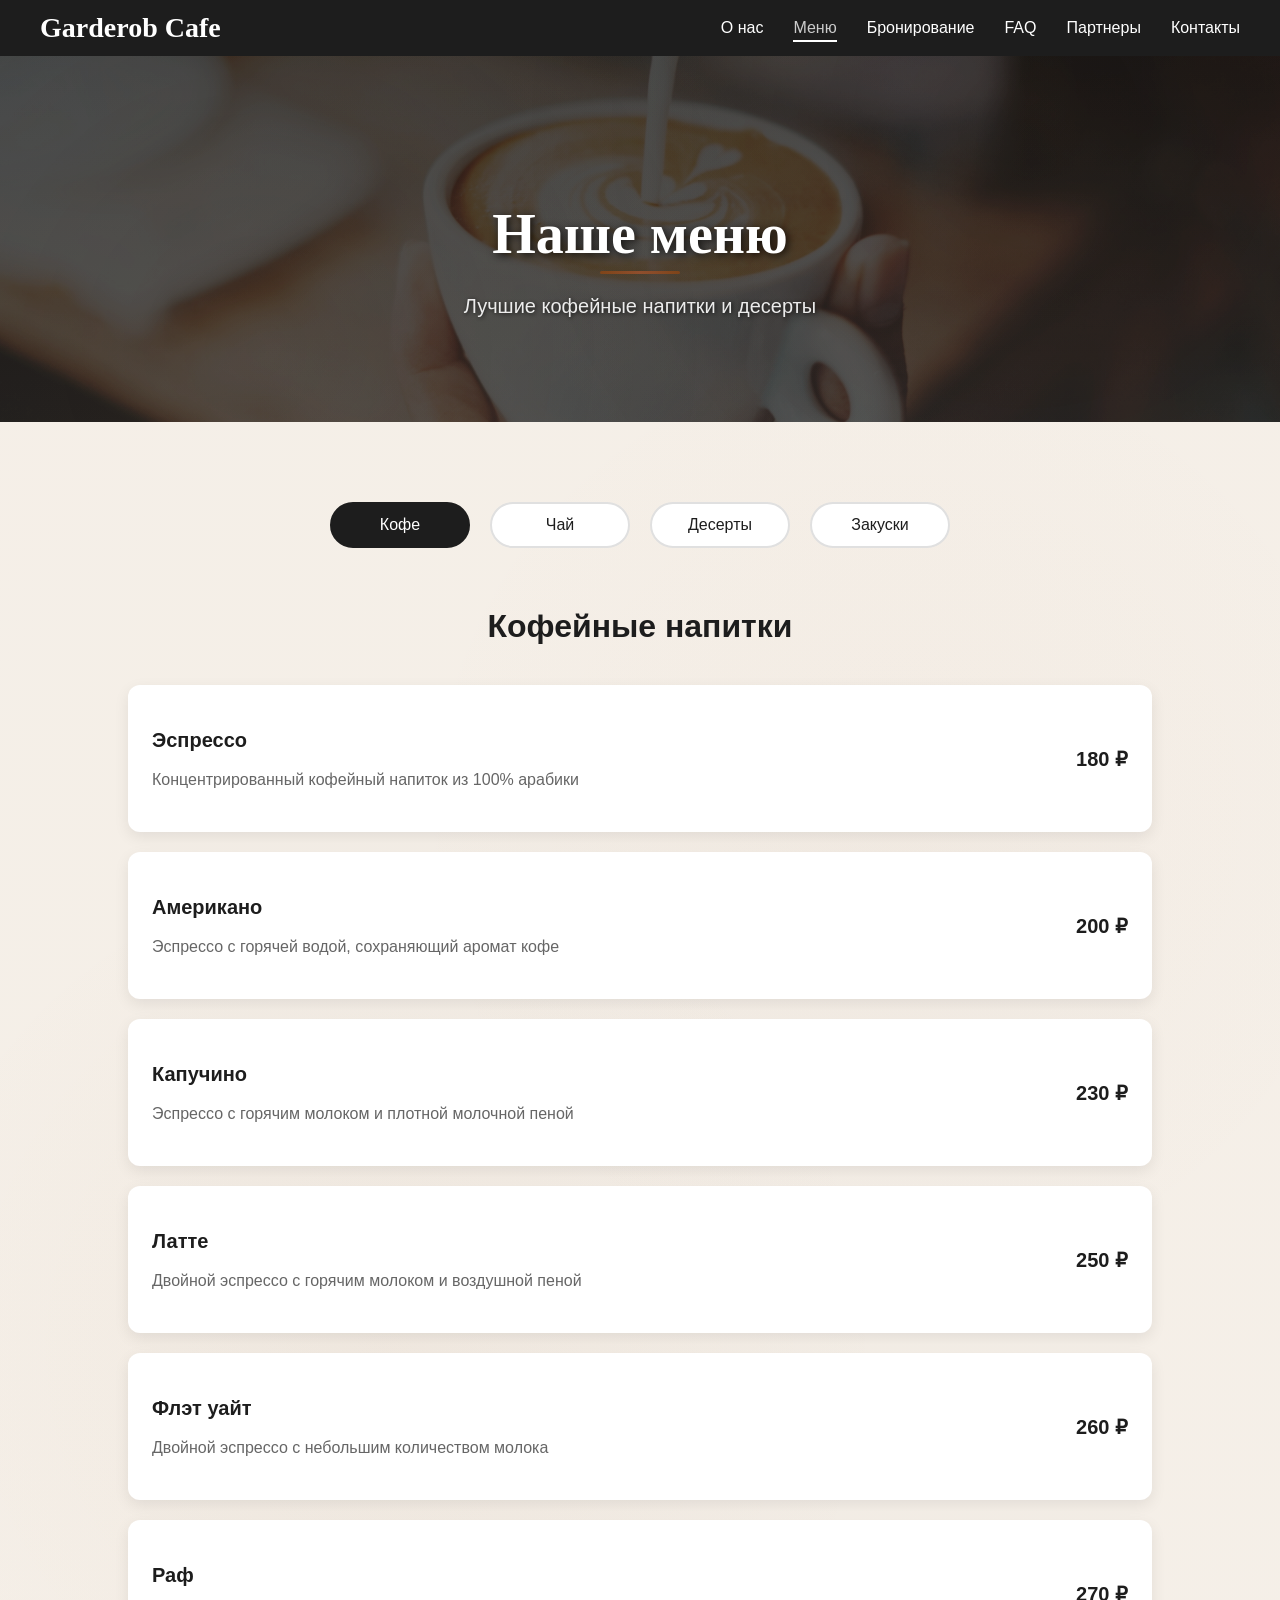
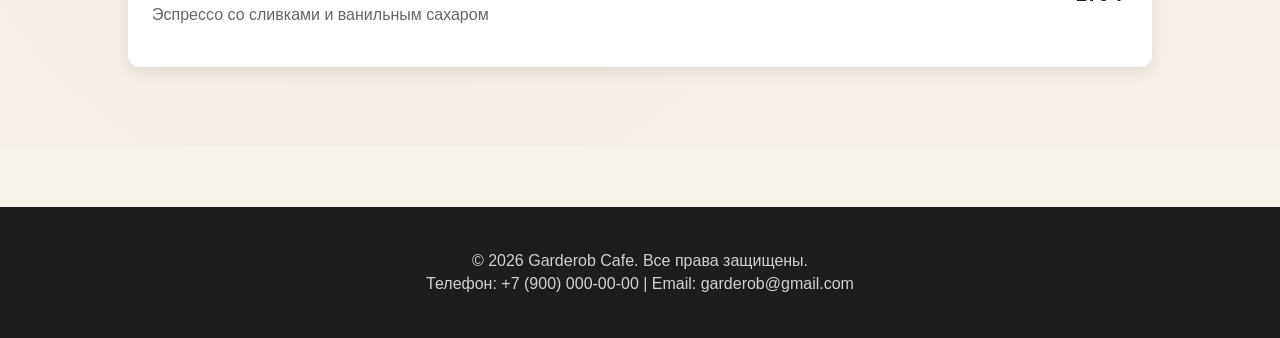
<file: menu.html>
<!DOCTYPE html>
<html lang="ru">
<head>
  <meta charset="UTF-8" />
  <meta name="viewport" content="width=device-width, initial-scale=1.0" />
  <title>Меню - Garderob Cafe</title>
  <link rel="stylesheet" href="style.css" />
</head>
<body>

<header class="page-header">
  <nav class="main-nav">
    <div class="nav-brand">
      <a href="index.html">Garderob Cafe</a>
    </div>
    <div class="nav-links">
      <a href="about.html">О нас</a>
      <a href="menu.html" class="active">Меню</a>
      <a href="booking.html">Бронирование</a>
      <a href="faq.html">FAQ</a>
      <a href="partnership.html">Партнеры</a>
      <a href="contact.html">Контакты</a>
    </div>
  </nav>
</header>

<main class="page-content">
  <section class="page-hero menu-hero">
    <h1>Наше меню</h1>
    <p>Лучшие кофейные напитки и десерты</p>
  </section>

  <section class="menu-detailed">
    <div class="menu-categories">
      <div class="category-nav">
        <button class="category-btn active" data-category="coffee">Кофе</button>
        <button class="category-btn" data-category="tea">Чай</button>
        <button class="category-btn" data-category="desserts">Десерты</button>
        <button class="category-btn" data-category="snacks">Закуски</button>
      </div>

      <div class="menu-category active" id="coffee">
        <h2>Кофейные напитки</h2>
        <div class="menu-items">
          <div class="menu-item">
            <div class="item-info">
              <h3>Эспрессо</h3>
              <p>Концентрированный кофейный напиток из 100% арабики</p>
            </div>
            <div class="item-price">180 ₽</div>
          </div>
          
          <div class="menu-item">
            <div class="item-info">
              <h3>Американо</h3>
              <p>Эспрессо с горячей водой, сохраняющий аромат кофе</p>
            </div>
            <div class="item-price">200 ₽</div>
          </div>
          
          <div class="menu-item">
            <div class="item-info">
              <h3>Капучино</h3>
              <p>Эспрессо с горячим молоком и плотной молочной пеной</p>
            </div>
            <div class="item-price">230 ₽</div>
          </div>
          
          <div class="menu-item">
            <div class="item-info">
              <h3>Латте</h3>
              <p>Двойной эспрессо с горячим молоком и воздушной пеной</p>
            </div>
            <div class="item-price">250 ₽</div>
          </div>
          
          <div class="menu-item">
            <div class="item-info">
              <h3>Флэт уайт</h3>
              <p>Двойной эспрессо с небольшим количеством молока</p>
            </div>
            <div class="item-price">260 ₽</div>
          </div>
          
          <div class="menu-item">
            <div class="item-info">
              <h3>Раф</h3>
              <p>Эспрессо со сливками и ванильным сахаром</p>
            </div>
            <div class="item-price">270 ₽</div>
          </div>
        </div>
      </div>

      <div class="menu-category" id="tea">
        <h2>Чайные напитки</h2>
        <div class="menu-items">
          <div class="menu-item">
            <div class="item-info">
              <h3>Черный чай</h3>
              <p>Классический черный чай высшего сорта</p>
            </div>
            <div class="item-price">80 ₽</div>
          </div>
          
          <div class="menu-item">
            <div class="item-info">
              <h3>Зеленый чай</h3>
              <p>Нежный зеленый чай с тонким ароматом</p>
            </div>
            <div class="item-price">75 ₽</div>
          </div>
          
          <div class="menu-item">
            <div class="item-info">
              <h3>Травяной чай</h3>
              <p>Ароматный сбор из лечебных трав</p>
            </div>
            <div class="item-price">100 ₽</div>
          </div>
        </div>
      </div>

      <div class="menu-category" id="desserts">
        <h2>Десерты</h2>
        <div class="menu-items">
          <div class="menu-item">
            <div class="item-info">
              <h3>Чизкейк</h3>
              <p>Нежный творожный торт с ягодным соусом</p>
            </div>
            <div class="item-price">320 ₽</div>
          </div>
          
          <div class="menu-item">
            <div class="item-info">
              <h3>Тирамису</h3>
              <p>Классический итальянский десерт с кофе</p>
            </div>
            <div class="item-price">350 ₽</div>
          </div>
          
          <div class="menu-item">
            <div class="item-info">
              <h3>Круассан</h3>
              <p>Свежий французский круассан с маслом</p>
            </div>
            <div class="item-price">180 ₽</div>
          </div>
        </div>
      </div>

      <div class="menu-category" id="snacks">
        <h2>Закуски</h2>
        <div class="menu-items">
          <div class="menu-item">
            <div class="item-info">
              <h3>Сэндвич с курицей</h3>
              <p>Свежий сэндвич с куриной грудкой и овощами</p>
            </div>
            <div class="item-price">280 ₽</div>
          </div>
          
          <div class="menu-item">
            <div class="item-info">
              <h3>Салат Цезарь</h3>
              <p>Классический салат с курицей и соусом</p>
            </div>
            <div class="item-price">320 ₽</div>
          </div>
        </div>
      </div>
    </div>
  </section>
</main>

<footer class="page-footer">
  <p>&copy; 2026 Garderob Cafe. Все права защищены.</p>
  <p>Телефон: +7 (900) 000-00-00 | Email: garderob@gmail.com</p>
</footer>

<script>
// Menu category switching
document.querySelectorAll('.category-btn').forEach(btn => {
  btn.addEventListener('click', () => {
    // Remove active class from all buttons and categories
    document.querySelectorAll('.category-btn').forEach(b => b.classList.remove('active'));
    document.querySelectorAll('.menu-category').forEach(c => c.classList.remove('active'));
    
    // Add active class to clicked button
    btn.classList.add('active');
    
    // Show corresponding category
    const category = btn.dataset.category;
    document.getElementById(category).classList.add('active');
  });
});
</script>

</body>
</html>
</file>
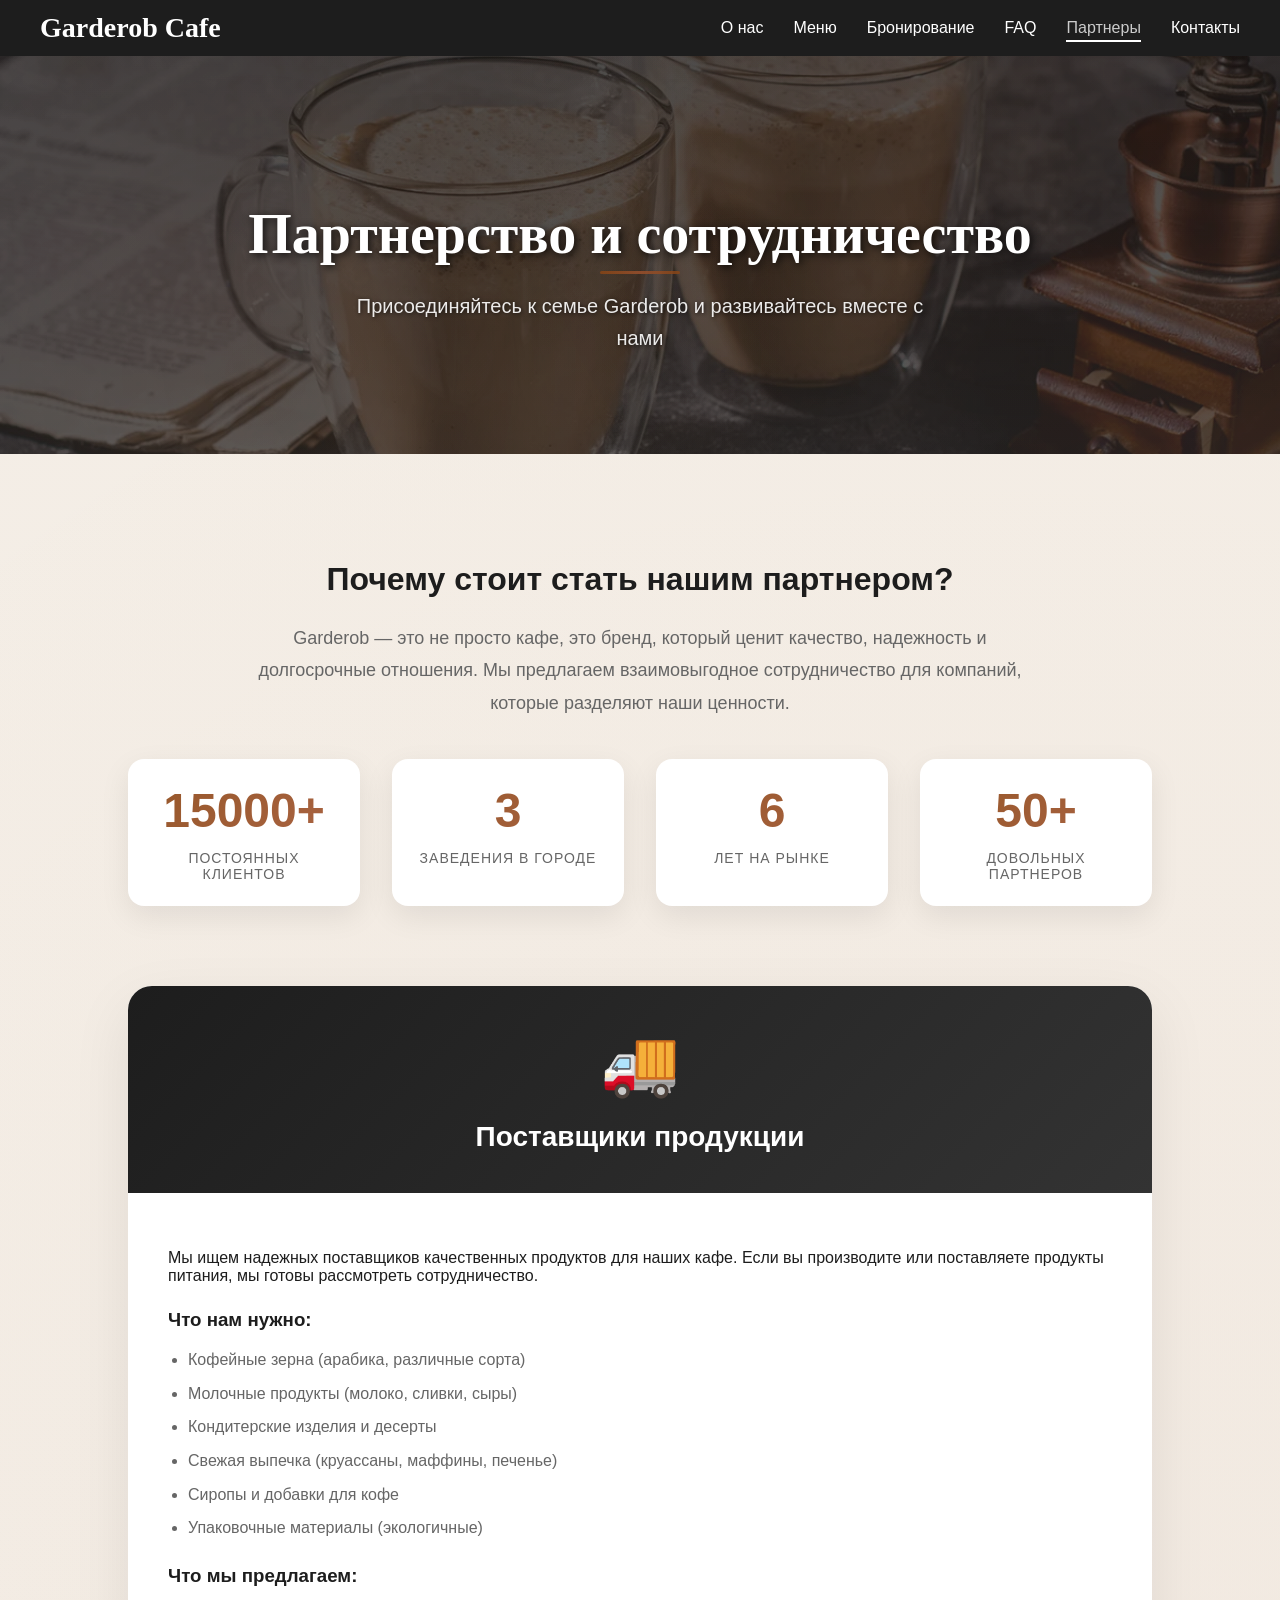
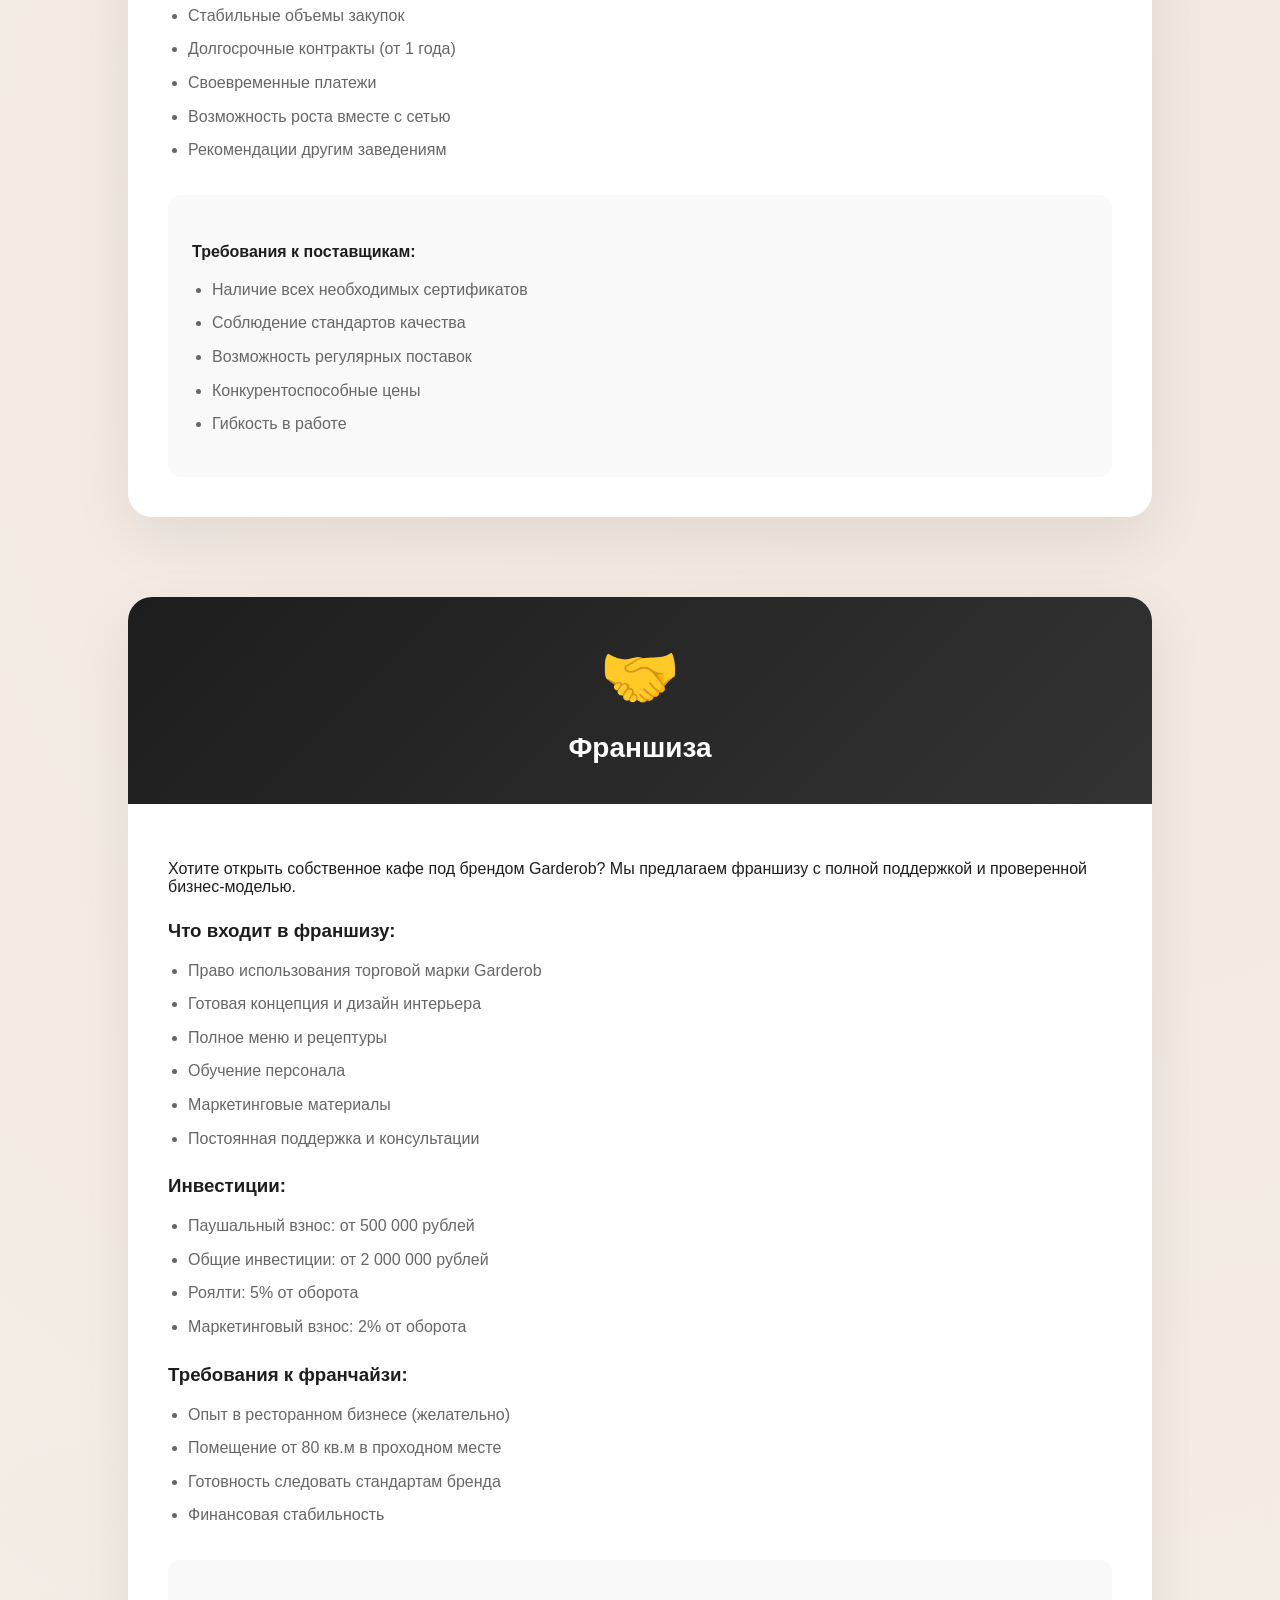
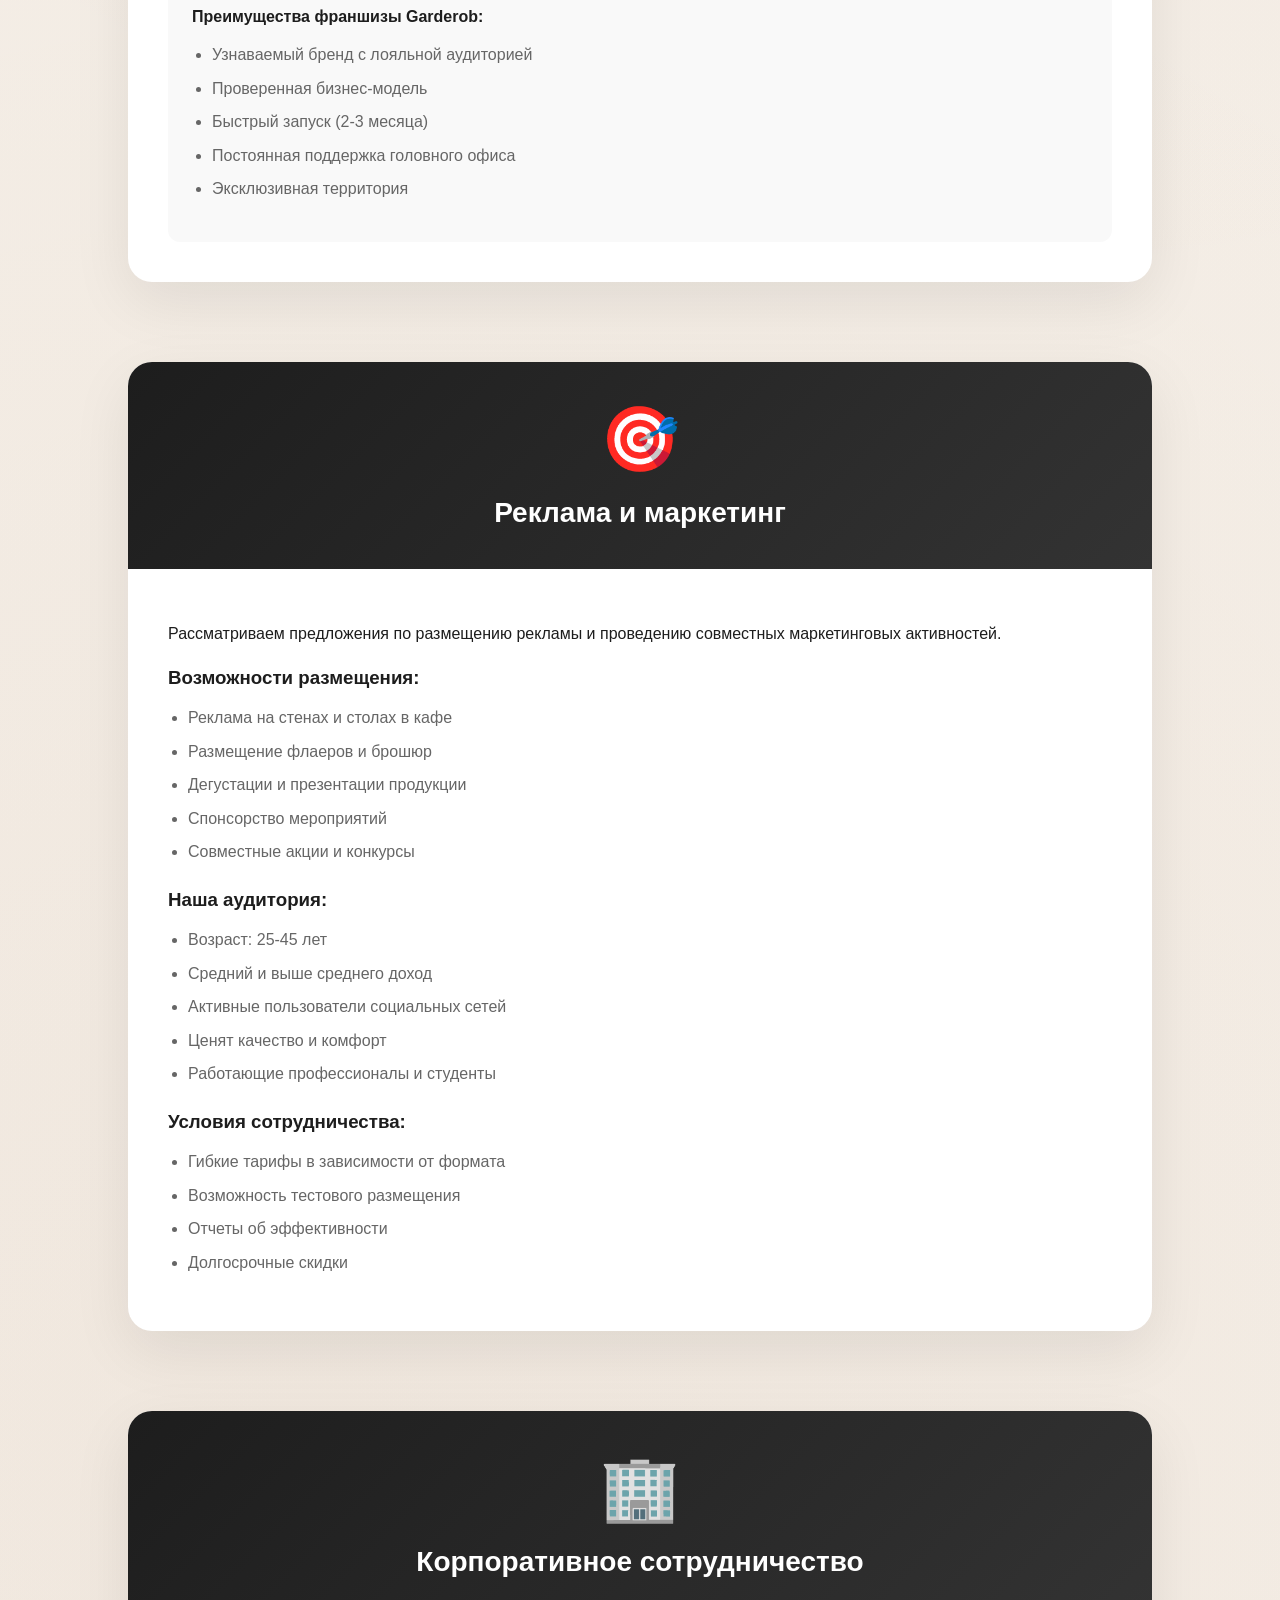
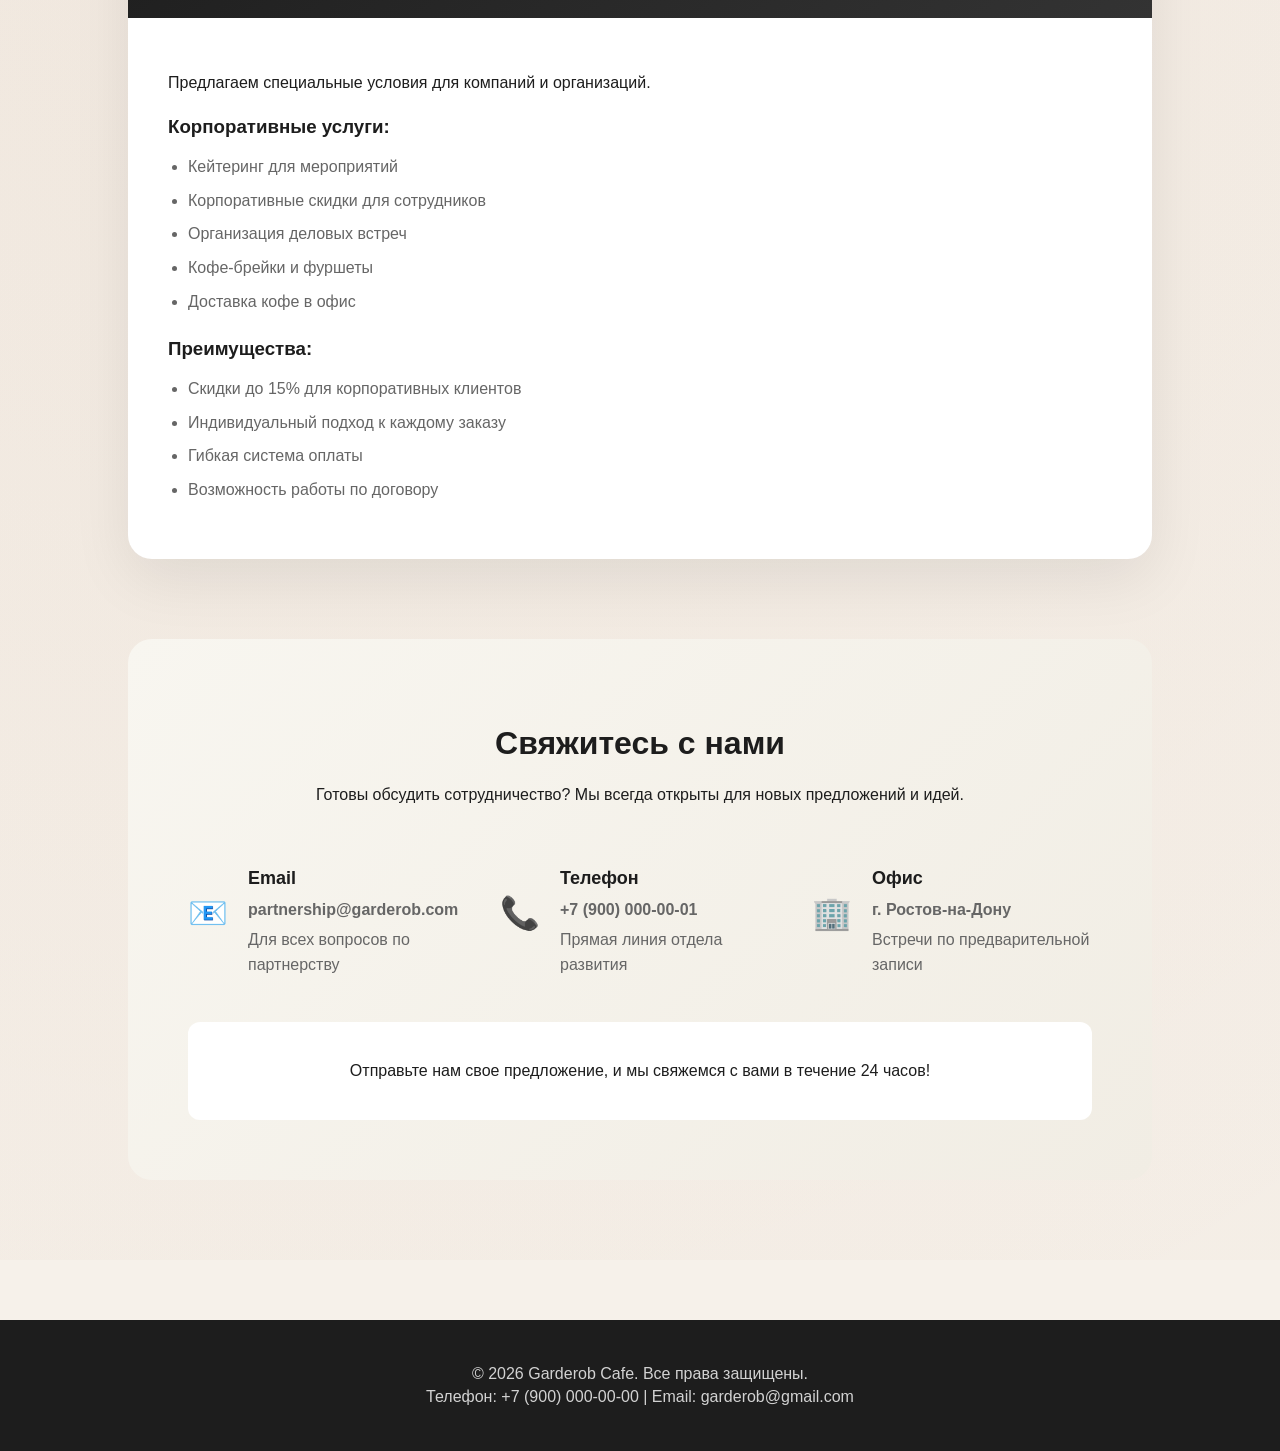
<file: partnership.html>
<!DOCTYPE html>
<html lang="ru">
<head>
  <meta charset="UTF-8" />
  <meta name="viewport" content="width=device-width, initial-scale=1.0" />
  <title>Партнерство - Garderob Cafe</title>
  <link rel="stylesheet" href="style.css" />
</head>
<body>

<header class="page-header">
  <nav class="main-nav">
    <div class="nav-brand">
      <a href="index.html">Garderob Cafe</a>
    </div>
    <div class="nav-links">
      <a href="about.html">О нас</a>
      <a href="menu.html">Меню</a>
      <a href="booking.html">Бронирование</a>
      <a href="faq.html">FAQ</a>
      <a href="partnership.html" class="active">Партнеры</a>
      <a href="contact.html">Контакты</a>
    </div>
  </nav>
</header>

<main class="page-content">
  <section class="page-hero partnership-hero">
    <h1>Партнерство и сотрудничество</h1>
    <p>Присоединяйтесь к семье Garderob и развивайтесь вместе с нами</p>
  </section>

  <section class="partnership-page">
    <div class="partnership-intro-detailed">
      <h2>Почему стоит стать нашим партнером?</h2>
      <p>Garderob — это не просто кафе, это бренд, который ценит качество, надежность и долгосрочные отношения. Мы предлагаем взаимовыгодное сотрудничество для компаний, которые разделяют наши ценности.</p>
      
      <div class="partnership-stats">
        <div class="stat-card">
          <div class="stat-number">15000+</div>
          <div class="stat-label">Постоянных клиентов</div>
        </div>
        <div class="stat-card">
          <div class="stat-number">3</div>
          <div class="stat-label">Заведения в городе</div>
        </div>
        <div class="stat-card">
          <div class="stat-number">6</div>
          <div class="stat-label">Лет на рынке</div>
        </div>
        <div class="stat-card">
          <div class="stat-number">50+</div>
          <div class="stat-label">Довольных партнеров</div>
        </div>
      </div>
    </div>

    <div class="partnership-types">
      <div class="partnership-type">
        <div class="type-header">
          <div class="type-icon">🚚</div>
          <h2>Поставщики продукции</h2>
        </div>
        
        <div class="type-content">
          <p>Мы ищем надежных поставщиков качественных продуктов для наших кафе. Если вы производите или поставляете продукты питания, мы готовы рассмотреть сотрудничество.</p>
          
          <h3>Что нам нужно:</h3>
          <ul>
            <li>Кофейные зерна (арабика, различные сорта)</li>
            <li>Молочные продукты (молоко, сливки, сыры)</li>
            <li>Кондитерские изделия и десерты</li>
            <li>Свежая выпечка (круассаны, маффины, печенье)</li>
            <li>Сиропы и добавки для кофе</li>
            <li>Упаковочные материалы (экологичные)</li>
          </ul>
          
          <h3>Что мы предлагаем:</h3>
          <ul>
            <li>Стабильные объемы закупок</li>
            <li>Долгосрочные контракты (от 1 года)</li>
            <li>Своевременные платежи</li>
            <li>Возможность роста вместе с сетью</li>
            <li>Рекомендации другим заведениям</li>
          </ul>
          
          <div class="requirements">
            <h4>Требования к поставщикам:</h4>
            <ul>
              <li>Наличие всех необходимых сертификатов</li>
              <li>Соблюдение стандартов качества</li>
              <li>Возможность регулярных поставок</li>
              <li>Конкурентоспособные цены</li>
              <li>Гибкость в работе</li>
            </ul>
          </div>
        </div>
      </div>

      <div class="partnership-type">
        <div class="type-header">
          <div class="type-icon">🤝</div>
          <h2>Франшиза</h2>
        </div>
        
        <div class="type-content">
          <p>Хотите открыть собственное кафе под брендом Garderob? Мы предлагаем франшизу с полной поддержкой и проверенной бизнес-моделью.</p>
          
          <h3>Что входит в франшизу:</h3>
          <ul>
            <li>Право использования торговой марки Garderob</li>
            <li>Готовая концепция и дизайн интерьера</li>
            <li>Полное меню и рецептуры</li>
            <li>Обучение персонала</li>
            <li>Маркетинговые материалы</li>
            <li>Постоянная поддержка и консультации</li>
          </ul>
          
          <h3>Инвестиции:</h3>
          <ul>
            <li>Паушальный взнос: от 500 000 рублей</li>
            <li>Общие инвестиции: от 2 000 000 рублей</li>
            <li>Роялти: 5% от оборота</li>
            <li>Маркетинговый взнос: 2% от оборота</li>
          </ul>
          
          <h3>Требования к франчайзи:</h3>
          <ul>
            <li>Опыт в ресторанном бизнесе (желательно)</li>
            <li>Помещение от 80 кв.м в проходном месте</li>
            <li>Готовность следовать стандартам бренда</li>
            <li>Финансовая стабильность</li>
          </ul>
          
          <div class="franchise-benefits">
            <h4>Преимущества франшизы Garderob:</h4>
            <ul>
              <li>Узнаваемый бренд с лояльной аудиторией</li>
              <li>Проверенная бизнес-модель</li>
              <li>Быстрый запуск (2-3 месяца)</li>
              <li>Постоянная поддержка головного офиса</li>
              <li>Эксклюзивная территория</li>
            </ul>
          </div>
        </div>
      </div>

      <div class="partnership-type">
        <div class="type-header">
          <div class="type-icon">🎯</div>
          <h2>Реклама и маркетинг</h2>
        </div>
        
        <div class="type-content">
          <p>Рассматриваем предложения по размещению рекламы и проведению совместных маркетинговых активностей.</p>
          
          <h3>Возможности размещения:</h3>
          <ul>
            <li>Реклама на стенах и столах в кафе</li>
            <li>Размещение флаеров и брошюр</li>
            <li>Дегустации и презентации продукции</li>
            <li>Спонсорство мероприятий</li>
            <li>Совместные акции и конкурсы</li>
          </ul>
          
          <h3>Наша аудитория:</h3>
          <ul>
            <li>Возраст: 25-45 лет</li>
            <li>Средний и выше среднего доход</li>
            <li>Активные пользователи социальных сетей</li>
            <li>Ценят качество и комфорт</li>
            <li>Работающие профессионалы и студенты</li>
          </ul>
          
          <h3>Условия сотрудничества:</h3>
          <ul>
            <li>Гибкие тарифы в зависимости от формата</li>
            <li>Возможность тестового размещения</li>
            <li>Отчеты об эффективности</li>
            <li>Долгосрочные скидки</li>
          </ul>
        </div>
      </div>

      <div class="partnership-type">
        <div class="type-header">
          <div class="type-icon">🏢</div>
          <h2>Корпоративное сотрудничество</h2>
        </div>
        
        <div class="type-content">
          <p>Предлагаем специальные условия для компаний и организаций.</p>
          
          <h3>Корпоративные услуги:</h3>
          <ul>
            <li>Кейтеринг для мероприятий</li>
            <li>Корпоративные скидки для сотрудников</li>
            <li>Организация деловых встреч</li>
            <li>Кофе-брейки и фуршеты</li>
            <li>Доставка кофе в офис</li>
          </ul>
          
          <h3>Преимущества:</h3>
          <ul>
            <li>Скидки до 15% для корпоративных клиентов</li>
            <li>Индивидуальный подход к каждому заказу</li>
            <li>Гибкая система оплаты</li>
            <li>Возможность работы по договору</li>
          </ul>
        </div>
      </div>
    </div>

    <div class="partnership-contact-detailed">
      <h2>Свяжитесь с нами</h2>
      <p>Готовы обсудить сотрудничество? Мы всегда открыты для новых предложений и идей.</p>
      
      <div class="contact-methods">
        <div class="contact-method">
          <div class="contact-icon">📧</div>
          <div class="contact-info">
            <h4>Email</h4>
            <p><strong>partnership@garderob.com</strong></p>
            <p>Для всех вопросов по партнерству</p>
          </div>
        </div>
        
        <div class="contact-method">
          <div class="contact-icon">📞</div>
          <div class="contact-info">
            <h4>Телефон</h4>
            <p><strong>+7 (900) 000-00-01</strong></p>
            <p>Прямая линия отдела развития</p>
          </div>
        </div>
        
        <div class="contact-method">
          <div class="contact-icon">🏢</div>
          <div class="contact-info">
            <h4>Офис</h4>
            <p><strong>г. Ростов-на-Дону</strong></p>
            <p>Встречи по предварительной записи</p>
          </div>
        </div>
      </div>
      
      <div class="partnership-cta">
        <p>Отправьте нам свое предложение, и мы свяжемся с вами в течение 24 часов!</p>
      </div>
    </div>
  </section>
</main>

<footer class="page-footer">
  <p>&copy; 2026 Garderob Cafe. Все права защищены.</p>
  <p>Телефон: +7 (900) 000-00-00 | Email: garderob@gmail.com</p>
</footer>

</body>
</html>
</file>
<file: style.css>
body { 
  margin:0; 
  font-family: Inter, sans-serif; 
  background:#f6f1ea; 
  color:#1d1d1d; }

.hero { 
  position:relative; 
  height:100vh; 
  background:url('img/фонГлавный.jpg') center/cover no-repeat; }

.hero-overlay { 
  position:absolute; 
  inset:0; 
  background:rgba(0,0,0,.35); }

.hero-content { 
  position:relative; 
  z-index:2; 
  height:100%; 
  display:flex; 
  flex-direction:column; 
  justify-content:center; 
  align-items:center; 
  color:#fff; 
  animation:fadeUp 1s ease; }

.hero h1 { 
  font-size:96px; 
  margin:0; 
  font-family: 'Playfair Display', serif;
  text-shadow: 3px 3px 12px rgba(0,0,0,0.8);
  position: relative;
  display: inline-block;
  animation: mainTitleSlideIn 1.2s ease-out;
}

@keyframes mainTitleSlideIn {
  from {
    opacity: 0;
    transform: translateY(50px) scale(0.8);
  }
  to {
    opacity: 1;
    transform: translateY(0) scale(1);
  }
}

.hero h1::after {
  content: '';
  position: absolute;
  bottom: -12px;
  left: 50%;
  transform: translateX(-50%);
  width: 120px;
  height: 4px;
  background: linear-gradient(90deg, 
    rgba(139, 69, 19, 0.9) 0%, 
    rgba(160, 82, 45, 0.9) 25%,
    rgba(255, 255, 255, 0.9) 50%,
    rgba(160, 82, 45, 0.9) 75%,
    rgba(139, 69, 19, 0.9) 100%);
  border-radius: 2px;
  animation: mainUnderlineGlow 2s ease-out 1s both;
  box-shadow: 0 2px 8px rgba(139, 69, 19, 0.4);
}

@keyframes mainUnderlineGlow {
  from {
    width: 0;
    opacity: 0;
  }
  to {
    width: 120px;
    opacity: 1;
  }
}

.hero p { 
  font-size:18px; 
  letter-spacing:2px;
  text-shadow: 2px 2px 6px rgba(0,0,0,0.8);
  animation: subtitleMainFadeIn 1.5s ease-out 0.5s both;
  opacity: 0;
}

@keyframes subtitleMainFadeIn {
  from {
    opacity: 0;
    transform: translateY(20px);
  }
  to {
    opacity: 0.9;
    transform: translateY(0);
  }
}

.top-nav {
  position:absolute;
  top:40px;
  left:50%;
  transform:translateX(-50%);
  display:flex;
  flex-wrap: nowrap;
  white-space: nowrap;
  gap:80px;
  z-index:3;}

.top-nav a {
  text-decoration:none;
  font-family:'Playfair Display', serif;
  font-size:28px;
  color:#fff;
  letter-spacing:1px;
  transition:opacity .3s;
  animation:fadeUp 1s ease;
  position: relative;
}

.top-nav a::after {
  content: '';
  position: absolute;
  left: 50%;
  bottom: -6px;
  width: 0;
  height: 2px;
  background: #fff;
  transition: 0.3s;
  transform: translateX(-50%);
}

.top-nav a:hover::after {
  width: 60%;
}

.top-nav a:hover {
  opacity:0.7;
}

section { 
  padding:80px 10%; }

h2 { 
  text-align:center; 
  font-size:36px; 
  margin-bottom:60px; }

.about-grid, .menu-grid { 
  display:grid; 
  grid-template-columns:repeat(auto-fit,minmax(280px,1fr)); 
  gap:32px; }

.about-card, .menu-card { 
  background:#fff; 
  border-radius:24px; 
  padding:32px; 
  box-shadow:0 20px 40px rgba(0,0,0,.08); 
  transition:.4s;
  display: flex;
  flex-direction: column;
}

.menu-card {
  justify-content: space-between;
}

.about-card:hover, .menu-card:hover { 
  transform:translateY(-10px); }

.menu-card img { 
  width:100%; 
  height:220px; 
  object-fit:cover; 
  border-radius:18px; }

.menu-footer { 
  display:flex; 
  justify-content:space-between; 
  align-items:center; 
  margin-top:auto;
  padding-top:20px;
}

.button { 
  border: none; 
  padding: 10px 20px; 
  border-radius: 999px; 
  cursor: pointer;
  font-size: 14px;
  font-weight: 500;
  transition: all 0.3s ease;
  display: inline-block;
  text-decoration: none;
}

.button--secondary {
  background: #1d1d1d; 
  color: #fff; 
}

.button--secondary:hover { 
  background: #000;
  transform: translateY(-1px);
}

.button--primary {
  width: 100%;
  background: #1d1d1d;
  color: #fff;
  padding: 16px 32px;
  border-radius: 12px;
  font-size: 16px;
  font-weight: 600;
}

.button--primary:hover {
  background: #000;
  transform: translateY(-2px);
}

.button--primary:active {
  transform: translateY(0);
}

button { 
  background:#1d1d1d; 
  color:#fff; 
  border:none; 
  padding:10px 20px; 
  border-radius:999px; 
  cursor:pointer; }

button:hover { 
  background:#000; }

.map iframe { 
  width:100%; 
  height:400px; 
  border-radius:24px; 
  border:0; }

.map {
  padding: 80px 10%;
}

.footer { 
  background:#111; 
  color:#fff; 
  padding:60px 10%; 
  text-align:center; }

.modal { 
  position:fixed; 
  inset:0; 
  background:rgba(0,0,0,.7); 
  display:none; 
  justify-content:center; 
  align-items:center; }

.modal-content { 
  background:#fff; 
  padding:32px; 
  border-radius:24px; 
  max-width:500px; 
  width:90%; 
  animation:fadeUp .4s ease; }

.modal-content img { 
  width:100%; 
  max-height:300px; 
  object-fit:cover; 
  border-radius:16px;
  background: #f9f9f9;
}

.close { 
  float:right; 
  cursor:pointer; 
  font-size:24px; }

@keyframes fadeUp { 
  from { opacity:0; transform:translateY(30px);} to { opacity:1; transform:none;} 
}

html {
  scroll-behavior: smooth;
}

@media (max-width: 768px) {

  section {
    padding: 60px 6%;
  }

  .hero {
    height: 70vh;
  }

  .hero h1 {
    font-size: 56px;
    text-align: center;
  }
  
  .hero h1::after {
    width: 80px;
    height: 3px;
    bottom: -8px;
  }
  
  @keyframes mainUnderlineGlow {
    from {
      width: 0;
      opacity: 0;
    }
    to {
      width: 80px;
      opacity: 1;
    }
  }

  .hero p {
    font-size: 14px;
    letter-spacing: 1px;
    text-align: center;
  }

  .top-nav {
    gap: 8px;
    top: 15px;
    flex-wrap: wrap;
    justify-content: center;
    padding: 0 8px;
    width: calc(100% - 16px);
  }

  .top-nav a {
    font-size: 12px;
    white-space: nowrap;
    padding: 4px 6px;
  }

  h2 {
    font-size: 28px;
    margin-bottom: 40px;
  }

  .about-grid,
  .menu-grid {
    grid-template-columns: 1fr;
  }

  .about-card,
  .menu-card {
    padding: 24px;
  }

  .menu-card img {
    height: 200px;
  }

  .footer {
    padding: 40px 6%;
  }

  .footer p {
    font-size: 14px;
  }

  .modal-content {
    max-width: 90%;
    padding: 24px;
  }

  .map {
    padding: 60px 6%;
  }

  .contact-container {
    grid-template-columns: 1fr;
    gap: 32px;
  }
  
  .contact-form {
    padding: 20px;
    border-radius: 16px;
  }
  
  .contact-info {
    text-align: center;
    order: 2;
  }
  
  .contact-form {
    order: 1;
  }
  
  .form-group input,
  .form-group textarea {
    padding: 14px 16px;
    font-size: 16px;
    border-radius: 8px;
  }
  
  .form-group textarea {
    min-height: 100px;
  }
  
  .submit-btn {
    padding: 14px 24px;
    font-size: 16px;
    border-radius: 8px;
  }
  
  .contact-info h3 {
    font-size: 20px;
    margin-bottom: 12px;
  }
  
  .contact-info p {
    font-size: 14px;
    margin-bottom: 20px;
  }
  
  .contact-details p {
    font-size: 14px;
    margin: 8px 0;
  }
  
  .success-message {
    padding: 16px;
    font-size: 14px;
    border-radius: 8px;
  }
}

.contact {
  background: linear-gradient(135deg, #f8f6f0 0%, #f1ede4 100%);
  position: relative;
}

.contact::before {
  content: '';
  position: absolute;
  top: 0;
  left: 0;
  right: 0;
  bottom: 0;
  background: 
    radial-gradient(circle at 20% 80%, rgba(139, 69, 19, 0.03) 0%, transparent 50%),
    radial-gradient(circle at 80% 20%, rgba(160, 82, 45, 0.02) 0%, transparent 50%),
    radial-gradient(circle at 50% 50%, rgba(101, 67, 33, 0.01) 0%, transparent 70%),
    linear-gradient(135deg, rgba(139, 69, 19, 0.01) 0%, rgba(160, 82, 45, 0.01) 100%);
  opacity: 1;
  z-index: 0;
  pointer-events: none;
}

.contact::after {
  content: '';
  position: absolute;
  top: 0;
  left: 0;
  right: 0;
  bottom: 0;
  background-image: 
    radial-gradient(circle at 20% 80%, rgba(120, 119, 198, 0.03) 0%, transparent 50%),
    radial-gradient(circle at 80% 20%, rgba(255, 177, 153, 0.03) 0%, transparent 50%),
    radial-gradient(circle at 40% 40%, rgba(120, 119, 198, 0.02) 0%, transparent 50%);
  pointer-events: none;
  z-index: 0;
}

.contact > * {
  position: relative;
  z-index: 1;
}

.contact-container {
  display: grid;
  grid-template-columns: 1fr 1fr;
  gap: 60px;
  align-items: start;
}

.contact-info h3 {
  font-size: 24px;
  margin-bottom: 16px;
  color: #1d1d1d;
}

.contact-info p {
  font-size: 16px;
  color: #666;
  margin-bottom: 32px;
  line-height: 1.6;
}

.contact-details p {
  margin: 12px 0;
  font-size: 16px;
  color: #1d1d1d;
}

.contact-form {
  background: #fff;
  padding: 40px;
  border-radius: 24px;
  box-shadow: 0 20px 60px rgba(0,0,0,0.08), 0 8px 25px rgba(0,0,0,0.06);
  position: relative;
  z-index: 1;
}

.form-group {
  margin-bottom: 24px;
}

.form-group input,
.form-group textarea {
  width: 100%;
  padding: 16px 20px;
  border: 2px solid #e0e0e0;
  border-radius: 12px;
  font-size: 16px;
  font-family: inherit;
  transition: border-color 0.3s, box-shadow 0.3s;
  box-sizing: border-box;
}

.form-group input:focus,
.form-group textarea:focus {
  outline: none;
  border-color: #1d1d1d;
  box-shadow: 0 0 0 3px rgba(29, 29, 29, 0.1);
}

.form-group textarea {
  resize: vertical;
  min-height: 120px;
}

.error-message {
  display: block;
  color: #e74c3c;
  font-size: 14px;
  margin-top: 8px;
  min-height: 20px;
}

.submit-btn {
  width: 100%;
  background: #1d1d1d;
  color: #fff;
  border: none;
  padding: 16px 32px;
  border-radius: 12px;
  font-size: 16px;
  font-weight: 600;
  cursor: pointer;
  transition: background 0.3s, transform 0.2s;
}

.submit-btn:hover {
  background: #000;
  transform: translateY(-2px);
}

.submit-btn:active {
  transform: translateY(0);
}

.success-message {
  display: none;
  background: #d4edda;
  border: 1px solid #c3e6cb;
  color: #155724;
  padding: 20px;
  border-radius: 12px;
  margin-top: 24px;
  text-align: center;
}

.success-message.show {
  display: block;
  animation: fadeUp 0.5s ease;
}

@media (max-width: 480px) {
  .top-nav {
    gap: 8px;
    top: 10px;
    padding: 0 5px;
  }

  .top-nav a {
    font-size: 12px;
    padding: 3px 6px;
  }

  .hero h1 {
    font-size: 42px;
  }
  
  .hero h1::after {
    width: 60px;
    height: 2px;
    bottom: -6px;
  }
  
  @keyframes mainUnderlineGlow {
    from {
      width: 0;
      opacity: 0;
    }
    to {
      width: 60px;
      opacity: 1;
    }
  }

  .hero p {
    font-size: 12px;
  }

  h2 {
    font-size: 24px;
    margin-bottom: 30px;
  }

  section {
    padding: 40px 4%;
  }
  
  /* Компактная навигация для других страниц на маленьких экранах */
  .page-header {
    padding: 12px 0;
    min-height: 70px;
  }
  
  .main-nav {
    padding: 10px 6px !important;
    gap: 6px !important;
    flex-direction: column !important;
    align-items: center !important;
    min-height: 50px;
    height: auto !important;
  }
  
  .nav-brand {
    order: 1 !important;
    width: 100%;
    text-align: center;
    margin-bottom: 4px;
  }
  
  .nav-brand a {
    font-size: 16px !important;
    display: block !important;
    text-align: center !important;
    line-height: 1.2;
  }
  
  .nav-links {
    order: 2 !important;
    gap: 4px !important;
    flex-wrap: wrap !important;
    justify-content: center !important;
    width: 100% !important;
    display: flex !important;
    flex-direction: row !important;
  }
  
  .nav-links a {
    font-size: 9px !important;
    padding: 2px 4px !important;
    display: inline-block !important;
  }
}

/* Booking Styles */
.booking {
  background: linear-gradient(135deg, #f8f6f0 0%, #f1ede4 100%);
  position: relative;
  overflow: hidden;
}

.booking::before {
  content: '';
  position: absolute;
  top: -50%;
  left: -50%;
  width: 200%;
  height: 200%;
  background: 
    radial-gradient(circle at 25% 25%, rgba(139, 69, 19, 0.08) 0%, transparent 25%),
    radial-gradient(circle at 75% 75%, rgba(160, 82, 45, 0.06) 0%, transparent 25%),
    radial-gradient(circle at 50% 80%, rgba(101, 67, 33, 0.04) 0%, transparent 30%);
  animation: coffeeSwirl 30s linear infinite;
  z-index: 0;
  pointer-events: none;
}

@keyframes coffeeSwirl {
  0% { transform: rotate(0deg); }
  100% { transform: rotate(360deg); }
}

.booking > * {
  position: relative;
  z-index: 1;
}

.booking-container {
  display: grid;
  grid-template-columns: 1fr 1fr;
  gap: 60px;
  align-items: start;
}

.booking-benefits {
  display: flex;
  flex-direction: column;
  gap: 20px;
  margin-top: 30px;
}

.benefit-item {
  display: flex;
  align-items: center;
  gap: 15px;
}

.benefit-icon {
  font-size: 24px;
}

.booking-form {
  background: #fff;
  padding: 40px;
  border-radius: 24px;
  box-shadow: 0 20px 60px rgba(0,0,0,0.08);
}

.form-row {
  display: grid;
  grid-template-columns: 1fr 1fr;
  gap: 20px;
}

.booking-form-page select {
  width: 100%;
  padding: 16px 20px;
  border: 2px solid #e0e0e0;
  border-radius: 12px;
  font-size: 16px;
  font-family: inherit;
  background: #fff;
  cursor: pointer;
  transition: border-color 0.3s, box-shadow 0.3s;
  box-sizing: border-box;
  appearance: none;
  background-image: url("data:image/svg+xml;charset=UTF-8,%3csvg xmlns='http://www.w3.org/2000/svg' viewBox='0 0 24 24' fill='none' stroke='currentColor' stroke-width='2' stroke-linecap='round' stroke-linejoin='round'%3e%3cpolyline points='6,9 12,15 18,9'%3e%3c/polyline%3e%3c/svg%3e");
  background-repeat: no-repeat;
  background-position: right 16px center;
  background-size: 16px;
  color: #1d1d1d;
}

.booking-form-page select:focus {
  outline: none;
  border-color: #1d1d1d;
  box-shadow: 0 0 0 3px rgba(29, 29, 29, 0.1);
}

.booking-form-page select option {
  padding: 12px;
  background: #fff;
  color: #1d1d1d;
}

/* FAQ Styles */
.faq {
  background: #fff;
  position: relative;
}

.faq::before {
  content: '';
  position: absolute;
  top: 0;
  left: 0;
  right: 0;
  bottom: 0;
  background: 
    radial-gradient(circle at 35% 65%, rgba(139, 69, 19, 0.03) 0%, transparent 40%),
    radial-gradient(circle at 65% 35%, rgba(160, 82, 45, 0.02) 0%, transparent 40%),
    linear-gradient(45deg, rgba(139, 69, 19, 0.01) 0%, rgba(160, 82, 45, 0.01) 100%);
  z-index: 0;
  pointer-events: none;
}

.faq > * {
  position: relative;
  z-index: 1;
}

.faq-container {
  max-width: 800px;
  margin: 0 auto;
}

.faq-item {
  border-bottom: 1px solid #e0e0e0;
  margin-bottom: 20px;
}

.faq-question {
  display: flex;
  justify-content: space-between;
  align-items: center;
  padding: 20px 0;
  cursor: pointer;
  transition: color 0.3s;
}

.faq-question:hover {
  color: #666;
}

.faq-question h3 {
  margin: 0;
  font-size: 18px;
  font-weight: 600;
}

.faq-toggle {
  font-size: 24px;
  font-weight: 300;
  transition: transform 0.3s;
}

.faq-item.active .faq-toggle {
  transform: rotate(45deg);
}

.faq-answer {
  max-height: 0;
  overflow: hidden;
  transition: max-height 0.3s ease;
}

.faq-item.active .faq-answer {
  max-height: 200px;
  padding-bottom: 20px;
}

.faq-answer p {
  margin: 0;
  color: #666;
  line-height: 1.6;
}

/* Partnership Styles */
.partnership {
  background: linear-gradient(135deg, #f1ede4 0%, #e8e2d5 100%);
  position: relative;
}

.partnership::before {
  content: '';
  position: absolute;
  top: 0;
  left: 0;
  right: 0;
  bottom: 0;
  background: 
    radial-gradient(circle at 30% 70%, rgba(139, 69, 19, 0.04) 0%, transparent 40%),
    radial-gradient(circle at 70% 30%, rgba(160, 82, 45, 0.03) 0%, transparent 40%),
    linear-gradient(135deg, rgba(139, 69, 19, 0.02) 0%, rgba(160, 82, 45, 0.02) 100%);
  z-index: 0;
  pointer-events: none;
}

.partnership > * {
  position: relative;
  z-index: 1;
}

.partnership-intro {
  text-align: center;
  margin-bottom: 50px;
}

.partnership-intro h3 {
  font-size: 24px;
  margin-bottom: 16px;
}

.partnership-grid {
  display: grid;
  grid-template-columns: repeat(auto-fit, minmax(300px, 1fr));
  gap: 32px;
  margin-bottom: 50px;
}

.partnership-card {
  background: #fff;
  padding: 32px;
  border-radius: 24px;
  box-shadow: 0 10px 30px rgba(0,0,0,0.08);
  text-align: center;
  transition: transform 0.3s;
}

.partnership-card:hover {
  transform: translateY(-5px);
}

.partnership-icon {
  font-size: 48px;
  margin-bottom: 20px;
}

.partnership-card h4 {
  font-size: 20px;
  margin-bottom: 16px;
  color: #1d1d1d;
}

.partnership-card ul {
  list-style: none;
  padding: 0;
  margin: 20px 0 0 0;
}

.partnership-card li {
  padding: 8px 0;
  color: #666;
  position: relative;
  padding-left: 20px;
}

.partnership-card li::before {
  content: '✓';
  position: absolute;
  left: 0;
  color: #1d1d1d;
  font-weight: bold;
}

.partnership-contact {
  background: #fff;
  padding: 32px;
  border-radius: 24px;
  text-align: center;
  box-shadow: 0 10px 30px rgba(0,0,0,0.08);
}

.partnership-contact h4 {
  margin-bottom: 20px;
  font-size: 20px;
}

/* Mobile adaptations for new sections */
@media (max-width: 768px) {
  .booking-container,
  .form-row {
    grid-template-columns: 1fr;
    gap: 20px;
  }
  
  .booking-form {
    padding: 24px;
  }
  
  .booking-benefits {
    margin-top: 20px;
  }
  
  .partnership-grid {
    grid-template-columns: 1fr;
  }
  
  .partnership-card {
    padding: 24px;
  }
}

@media (max-width: 360px) {
  .top-nav {
    gap: 6px;
    top: 8px;
  }

  .top-nav a {
    font-size: 11px;
    padding: 2px 4px;
  }

  .hero h1 {
    font-size: 36px;
  }
  
  .hero h1::after {
    width: 50px;
    height: 2px;
    bottom: -4px;
  }
  
  @keyframes mainUnderlineGlow {
    from {
      width: 0;
      opacity: 0;
    }
    to {
      width: 50px;
      opacity: 1;
    }
  }
  
  /* Ультра-компактная навигация для очень маленьких экранов */
  .page-header {
    padding: 10px 0;
    min-height: 60px;
  }
  
  .main-nav {
    padding: 8px 4px !important;
    gap: 4px !important;
    flex-direction: column !important;
    align-items: center !important;
    min-height: 40px;
    height: auto !important;
  }
  
  .nav-brand {
    order: 1 !important;
    width: 100%;
    text-align: center;
    margin-bottom: 3px;
  }
  
  .nav-brand a {
    font-size: 14px !important;
    display: block !important;
    text-align: center !important;
    line-height: 1.1;
  }
  
  .nav-links {
    order: 2 !important;
    gap: 3px !important;
    flex-wrap: wrap !important;
    justify-content: center !important;
    width: 100% !important;
    display: flex !important;
    flex-direction: row !important;
  }
  
  .nav-links a {
    font-size: 8px !important;
    padding: 2px 3px !important;
    display: inline-block !important;
  }
}

/* Дополнительная оптимизация для очень узких экранов */
@media (max-width: 320px) {
  .page-header {
    padding: 8px 0;
    min-height: 55px;
  }
  
  .main-nav {
    padding: 6px 3px !important;
    gap: 3px !important;
    flex-direction: column !important;
    align-items: center !important;
    min-height: 35px;
    height: auto !important;
  }
  
  .nav-brand {
    order: 1 !important;
    width: 100%;
    text-align: center;
    margin-bottom: 2px;
  }
  
  .nav-brand a {
    font-size: 13px !important;
    display: block !important;
    text-align: center !important;
    line-height: 1.1;
  }
  
  .nav-links {
    order: 2 !important;
    gap: 2px !important;
    flex-wrap: wrap !important;
    justify-content: center !important;
    width: 100% !important;
    display: flex !important;
    flex-direction: row !important;
  }
  
  .nav-links a {
    font-size: 7px !important;
    padding: 1px 2px !important;
    display: inline-block !important;
  }
}

/* Page Styles for Multi-page Site */
.page-header {
  background: #1d1d1d;
  padding: 12px 0;
  position: sticky;
  top: 0;
  z-index: 100;
}

.main-nav {
  display: flex;
  justify-content: space-between;
  align-items: center;
  max-width: 1200px;
  margin: 0 auto;
  padding: 0 20px;
}

.nav-brand a {
  font-size: 28px;
  font-weight: bold;
  color: #fff;
  text-decoration: none;
  font-family: 'Playfair Display', serif;
}

.nav-links {
  display: flex;
  gap: 30px;
}

.nav-links a {
  color: #fff;
  text-decoration: none;
  font-size: 16px;
  transition: color 0.3s;
  position: relative;
}

.nav-links a:hover,
.nav-links a.active {
  color: #ccc;
}

.nav-links a.active::after {
  content: '';
  position: absolute;
  bottom: -5px;
  left: 0;
  right: 0;
  height: 2px;
  background: #fff;
}

.page-content {
  min-height: calc(100vh - 200px);
}

.page-hero {
  background: linear-gradient(135deg, #1d1d1d 0%, #333 100%);
  color: #fff;
  text-align: center;
  padding: 100px 20px;
  position: relative;
  overflow: hidden;
  background-size: cover;
  background-position: center;
  background-repeat: no-repeat;
}

/* Специфичные фоны для разных страниц */
.page-hero.about-hero {
  background: 
    linear-gradient(rgba(29, 29, 29, 0.7), rgba(51, 51, 51, 0.7)),
    url('img/капучино.jpg') center/cover no-repeat;
}

.page-hero.menu-hero {
  background: 
    linear-gradient(rgba(29, 29, 29, 0.7), rgba(51, 51, 51, 0.7)),
    url('img/латте.jpg') center/cover no-repeat;
}

.page-hero.booking-hero {
  background: 
    linear-gradient(rgba(29, 29, 29, 0.7), rgba(51, 51, 51, 0.7)),
    url('img/американо.jpg') center/cover no-repeat;
}

.page-hero.faq-hero {
  background: 
    linear-gradient(rgba(29, 29, 29, 0.7), rgba(51, 51, 51, 0.7)),
    url('img/эспрессо.jpg') center/cover no-repeat;
}

.page-hero.partnership-hero {
  background: 
    linear-gradient(rgba(29, 29, 29, 0.7), rgba(51, 51, 51, 0.7)),
    url('img/раф.png') center/cover no-repeat;
}

.page-hero.contact-hero {
  background: 
    linear-gradient(rgba(29, 29, 29, 0.7), rgba(51, 51, 51, 0.7)),
    url('img/флетУайт.jpeg') center/cover no-repeat;
}

.page-hero::before {
  content: '';
  position: absolute;
  top: 0;
  left: 0;
  right: 0;
  bottom: 0;
  background: 
    radial-gradient(circle at 20% 80%, rgba(139, 69, 19, 0.1) 0%, transparent 50%),
    radial-gradient(circle at 80% 20%, rgba(160, 82, 45, 0.08) 0%, transparent 50%),
    radial-gradient(circle at 50% 50%, rgba(101, 67, 33, 0.06) 0%, transparent 70%);
  animation: heroGlow 8s ease-in-out infinite;
  z-index: 1;
}

/* Дополнительный слой для лучшей читаемости текста */
.page-hero::after {
  content: '';
  position: absolute;
  top: 0;
  left: 0;
  right: 0;
  bottom: 0;
  background: rgba(0, 0, 0, 0.2);
  z-index: 1;
}

@keyframes heroGlow {
  0%, 100% { 
    opacity: 0.8;
    transform: scale(1);
  }
  50% { 
    opacity: 1;
    transform: scale(1.05);
  }
}

.page-hero > * {
  position: relative;
  z-index: 2;
}

.page-hero h1 {
  font-size: 56px;
  margin-bottom: 24px;
  font-family: 'Playfair Display', serif;
  position: relative;
  display: inline-block;
  animation: titleSlideIn 1s ease-out;
  text-shadow: 2px 2px 8px rgba(0,0,0,0.8);
}

.page-hero h1::after {
  content: '';
  position: absolute;
  bottom: -8px;
  left: 50%;
  transform: translateX(-50%);
  width: 80px;
  height: 3px;
  background: linear-gradient(90deg, 
    rgba(139, 69, 19, 0.8) 0%, 
    rgba(160, 82, 45, 0.8) 50%, 
    rgba(139, 69, 19, 0.8) 100%);
  border-radius: 2px;
  animation: underlineGrow 1s ease-out 0.5s both;
}

@keyframes titleSlideIn {
  from {
    opacity: 0;
    transform: translateY(30px);
  }
  to {
    opacity: 1;
    transform: translateY(0);
  }
}

@keyframes underlineGrow {
  from {
    width: 0;
  }
  to {
    width: 80px;
  }
}

.page-hero p {
  font-size: 20px;
  opacity: 0.9;
  animation: subtitleFadeIn 1s ease-out 0.3s both;
  max-width: 600px;
  margin: 0 auto;
  line-height: 1.6;
  text-shadow: 1px 1px 4px rgba(0,0,0,0.8);
}

@keyframes subtitleFadeIn {
  from {
    opacity: 0;
    transform: translateY(20px);
  }
  to {
    opacity: 0.9;
    transform: translateY(0);
  }
}

.page-footer {
  background: #1d1d1d;
  color: #fff;
  text-align: center;
  padding: 40px 20px;
  margin-top: 60px;
}

.page-footer p {
  margin: 5px 0;
  opacity: 0.8;
}

/* Home page preview cards */
.home-preview {
  padding: 80px 10%;
  background: #f8f6f0;
  position: relative;
}

.home-preview::before {
  content: '';
  position: absolute;
  top: 0;
  left: 0;
  right: 0;
  bottom: 0;
  background: 
    radial-gradient(circle at 25% 75%, rgba(139, 69, 19, 0.03) 0%, transparent 35%),
    radial-gradient(circle at 75% 25%, rgba(160, 82, 45, 0.02) 0%, transparent 35%),
    linear-gradient(45deg, rgba(139, 69, 19, 0.01) 0%, rgba(160, 82, 45, 0.01) 100%);
  z-index: 0;
  pointer-events: none;
}

.home-preview > * {
  position: relative;
  z-index: 1;
}

.preview-grid {
  display: grid;
  grid-template-columns: repeat(auto-fit, minmax(280px, 1fr));
  gap: 32px;
  max-width: 1400px;
  margin: 0 auto;
}

@media (max-width: 768px) {
  .preview-grid {
    grid-template-columns: 1fr !important;
    gap: 24px !important;
    max-width: 100% !important;
  }
  
  .preview-card:nth-child(4),
  .preview-card:nth-child(5) {
    margin-left: 0 !important;
    margin-right: 0 !important;
    grid-column: auto !important;
  }
  
  .preview-card {
    padding: 24px;
    min-height: 200px;
  }
  
  .preview-card h3 {
    font-size: 20px;
  }
  
  .preview-card p {
    font-size: 15px;
    margin-bottom: 16px;
  }
  
  .preview-link {
    font-size: 15px;
  }
}

/* Для больших экранов - оптимальное расположение 5 карточек */
@media (min-width: 1200px) {
  .preview-grid {
    grid-template-columns: repeat(3, 1fr);
    max-width: 1200px;
    gap: 32px;
  }
  
  /* Убираем специальные отступы для 4-й и 5-й карточек */
  .preview-card:nth-child(4),
  .preview-card:nth-child(5) {
    grid-column: span 1;
    margin-left: 0;
    margin-right: 0;
  }
  
  /* Для центрирования последнего ряда используем grid */
  .preview-card:nth-child(4) {
    grid-column: 1 / 2;
  }
  
  .preview-card:nth-child(5) {
    grid-column: 2 / 3;
  }
}

.preview-card {
  background: #fff;
  padding: 32px;
  border-radius: 16px;
  box-shadow: 0 10px 30px rgba(0,0,0,0.1);
  transition: transform 0.3s;
  display: flex;
  flex-direction: column;
  justify-content: space-between;
  min-height: 220px;
}

.preview-card-content {
  flex-grow: 1;
}

.preview-card p {
  color: #666;
  line-height: 1.6;
  margin-bottom: 20px;
  flex-grow: 1;
}

.preview-link {
  color: #1d1d1d;
  text-decoration: none;
  font-weight: 600;
  transition: color 0.3s;
  margin-top: auto;
  display: block;
}

.preview-link:hover {
  color: #666;
}

.preview-card:hover {
  transform: translateY(-5px);
}

.preview-card h3 {
  font-size: 24px;
  margin-bottom: 16px;
  color: #1d1d1d;
  position: relative;
  padding-left: 0;
}

.preview-card p {
  color: #666;
  line-height: 1.6;
  margin-bottom: 20px;
}

.preview-link {
  color: #1d1d1d;
  text-decoration: none;
  font-weight: 600;
  transition: color 0.3s;
}

.preview-link:hover {
  color: #666;
}

/* Home page map section */
.home-map {
  padding: 80px 10%;
  background: #f8f6f0;
  text-align: center;
  position: relative;
}

.home-map::before {
  content: '';
  position: absolute;
  top: 0;
  left: 0;
  right: 0;
  bottom: 0;
  background: 
    radial-gradient(circle at 40% 60%, rgba(139, 69, 19, 0.03) 0%, transparent 35%),
    radial-gradient(circle at 60% 40%, rgba(160, 82, 45, 0.02) 0%, transparent 35%),
    linear-gradient(135deg, rgba(139, 69, 19, 0.01) 0%, rgba(160, 82, 45, 0.01) 100%);
  z-index: 0;
  pointer-events: none;
}

.home-map > * {
  position: relative;
  z-index: 1;
}

.home-map h2 {
  font-size: 32px;
  margin-bottom: 40px;
  color: #1d1d1d;
}

.home-map .map-container {
  margin-bottom: 32px;
  max-width: 800px;
  margin-left: auto;
  margin-right: auto;
}

.home-map .map-container iframe {
  width: 100%;
  height: 300px;
  border-radius: 16px;
  border: 0;
}

.map-info {
  display: flex;
  justify-content: center;
  gap: 40px;
  flex-wrap: wrap;
  margin-top: 32px;
}

.map-info p {
  margin: 0;
  color: #666;
  font-size: 16px;
}

@media (max-width: 768px) {
  .map-info {
    flex-direction: column;
    gap: 16px;
  }
  
  .map-info p {
    font-size: 14px;
  }
  
  .home-map .map-container iframe {
    height: 250px;
  }
}

.hero-buttons {
  margin-top: 40px;
  display: flex;
  gap: 20px;
  justify-content: center;
  align-items: center;
  flex-direction: row;
}

.hero-buttons .button {
  background: rgba(139, 69, 19, 0.3);
  color: #fff;
  border: 2px solid rgba(255, 255, 255, 0.4);
  padding: 14px 28px;
  border-radius: 25px;
  text-decoration: none;
  font-size: 16px;
  font-weight: 500;
  transition: all 0.3s ease;
  backdrop-filter: blur(10px);
  white-space: nowrap;
  display: inline-flex;
  align-items: center;
  justify-content: center;
}

.hero-buttons .button:hover {
  background: rgba(139, 69, 19, 0.5);
  border-color: rgba(255, 255, 255, 0.6);
  transform: translateY(-2px);
}

/* About page styles */
.about-detailed {
  padding: 80px 10%;
  max-width: 1200px;
  margin: 0 auto;
  position: relative;
}

.about-detailed::before {
  content: '';
  position: absolute;
  top: 0;
  left: 0;
  right: 0;
  bottom: 0;
  background: 
    radial-gradient(circle at 25% 75%, rgba(139, 69, 19, 0.03) 0%, transparent 40%),
    radial-gradient(circle at 75% 25%, rgba(160, 82, 45, 0.02) 0%, transparent 40%),
    linear-gradient(45deg, rgba(139, 69, 19, 0.01) 0%, rgba(160, 82, 45, 0.01) 100%);
  z-index: 0;
  pointer-events: none;
}

.about-detailed > * {
  position: relative;
  z-index: 1;
}

.about-content {
  display: grid;
  grid-template-columns: 2fr 1fr;
  gap: 80px;
  margin-bottom: 80px;
  align-items: start;
}

.about-text {
  position: relative;
}

.about-text h2 {
  font-size: 42px;
  margin-bottom: 32px;
  color: #1d1d1d;
  position: relative;
  display: inline-block;
}

.about-text h2::before {
  content: '📖';
  position: absolute;
  left: -60px;
  top: 50%;
  transform: translateY(-50%);
  font-size: 36px;
  opacity: 0.8;
  animation: bookFloat 4s ease-in-out infinite;
}

.about-text h2::after {
  content: '';
  position: absolute;
  bottom: -8px;
  left: 0;
  width: 100px;
  height: 4px;
  background: linear-gradient(90deg, 
    rgba(139, 69, 19, 0.8) 0%, 
    rgba(160, 82, 45, 0.8) 50%, 
    rgba(139, 69, 19, 0.8) 100%);
  border-radius: 2px;
}

@keyframes bookFloat {
  0%, 100% { 
    transform: translateY(-50%) rotate(0deg);
  }
  50% { 
    transform: translateY(-55%) rotate(3deg);
  }
}

.about-text h3 {
  font-size: 28px;
  margin: 48px 0 20px 0;
  color: #1d1d1d;
  position: relative;
  padding-left: 24px;
}

.about-text h3::before {
  content: '';
  position: absolute;
  left: 0;
  top: 50%;
  transform: translateY(-50%);
  width: 4px;
  height: 30px;
  background: linear-gradient(180deg, 
    rgba(139, 69, 19, 0.8) 0%, 
    rgba(160, 82, 45, 0.8) 100%);
  border-radius: 2px;
}

.about-text p {
  line-height: 1.9;
  color: #555;
  margin-bottom: 24px;
  font-size: 16px;
  position: relative;
  padding: 20px 0;
  transition: all 0.3s ease;
}

.about-text p:hover {
  color: #333;
  transform: translateX(8px);
}

.about-text p::before {
  content: '';
  position: absolute;
  left: -20px;
  top: 0;
  bottom: 0;
  width: 2px;
  background: linear-gradient(180deg, 
    transparent 0%, 
    rgba(139, 69, 19, 0.3) 50%, 
    transparent 100%);
  opacity: 0;
  transition: opacity 0.3s ease;
}

.about-text p:hover::before {
  opacity: 1;
}

.about-stats {
  display: grid;
  grid-template-columns: 1fr;
  gap: 32px;
  position: sticky;
  top: 100px;
}

.stat-item {
  text-align: center;
  padding: 32px 24px;
  background: linear-gradient(135deg, #fff 0%, #fafafa 100%);
  border-radius: 20px;
  box-shadow: 
    0 15px 35px rgba(0,0,0,0.08),
    0 3px 10px rgba(0,0,0,0.03),
    inset 0 1px 0 rgba(255,255,255,0.9);
  border: 1px solid rgba(139, 69, 19, 0.1);
  position: relative;
  overflow: hidden;
  transition: all 0.4s cubic-bezier(0.4, 0, 0.2, 1);
}

.stat-item::before {
  content: '';
  position: absolute;
  top: 0;
  left: 0;
  right: 0;
  height: 4px;
  background: linear-gradient(90deg, 
    rgba(139, 69, 19, 0.8) 0%, 
    rgba(160, 82, 45, 0.8) 50%, 
    rgba(139, 69, 19, 0.8) 100%);
  transform: scaleX(0);
  transition: transform 0.4s ease;
}

.stat-item:hover::before {
  transform: scaleX(1);
}

.stat-item:hover {
  transform: translateY(-8px) scale(1.05);
  box-shadow: 
    0 25px 50px rgba(0,0,0,0.15),
    0 8px 25px rgba(139, 69, 19, 0.1),
    inset 0 1px 0 rgba(255,255,255,0.9);
}

.stat-item:nth-child(1) { animation-delay: 0.1s; }
.stat-item:nth-child(2) { animation-delay: 0.2s; }
.stat-item:nth-child(3) { animation-delay: 0.3s; }
.stat-item:nth-child(4) { animation-delay: 0.4s; }

.stat-item {
  animation: statFadeIn 0.8s ease forwards;
  opacity: 0;
  transform: translateY(30px);
}

@keyframes statFadeIn {
  to {
    opacity: 1;
    transform: translateY(0);
  }
}

.stat-number {
  font-size: 48px;
  font-weight: bold;
  background: linear-gradient(135deg, 
    rgba(139, 69, 19, 0.9) 0%, 
    rgba(160, 82, 45, 0.9) 100%);
  -webkit-background-clip: text;
  -webkit-text-fill-color: transparent;
  background-clip: text;
  margin-bottom: 12px;
  position: relative;
  display: block;
  transition: transform 0.3s ease;
}

.stat-item:hover .stat-number {
  transform: scale(1.1);
}

.stat-label {
  color: #666;
  font-size: 14px;
  font-weight: 500;
  text-transform: uppercase;
  letter-spacing: 1px;
  position: relative;
}

.stat-label::after {
  content: '';
  position: absolute;
  bottom: -8px;
  left: 50%;
  transform: translateX(-50%);
  width: 30px;
  height: 2px;
  background: linear-gradient(90deg, 
    rgba(139, 69, 19, 0.4), 
    rgba(160, 82, 45, 0.4));
  border-radius: 1px;
  opacity: 0;
  transition: opacity 0.3s ease;
}

.stat-item:hover .stat-label::after {
  opacity: 1;
}

.team-section {
  background: linear-gradient(135deg, #f8f6f0 0%, #f1ede4 100%);
  padding: 80px 60px;
  border-radius: 32px;
  margin-top: 80px;
  box-shadow: 
    0 25px 60px rgba(0,0,0,0.08),
    0 8px 25px rgba(0,0,0,0.03),
    inset 0 1px 0 rgba(255,255,255,0.9);
  border: 1px solid rgba(139, 69, 19, 0.08);
  text-align: center;
  position: relative;
  overflow: hidden;
}

.team-section::before {
  content: '';
  position: absolute;
  top: 0;
  left: 0;
  right: 0;
  height: 6px;
  background: linear-gradient(90deg, 
    rgba(139, 69, 19, 0.7) 0%, 
    rgba(160, 82, 45, 0.7) 25%,
    rgba(101, 67, 33, 0.7) 50%,
    rgba(160, 82, 45, 0.7) 75%,
    rgba(139, 69, 19, 0.7) 100%);
  border-radius: 32px 32px 0 0;
}

.team-section::after {
  content: '';
  position: absolute;
  top: -50%;
  left: -50%;
  width: 200%;
  height: 200%;
  background: 
    radial-gradient(circle at 25% 25%, rgba(139, 69, 19, 0.04) 0%, transparent 25%),
    radial-gradient(circle at 75% 75%, rgba(160, 82, 45, 0.03) 0%, transparent 25%),
    radial-gradient(circle at 50% 80%, rgba(101, 67, 33, 0.02) 0%, transparent 30%);
  animation: teamSwirl 40s linear infinite;
  z-index: 0;
  pointer-events: none;
}

@keyframes teamSwirl {
  0% { transform: rotate(0deg); }
  100% { transform: rotate(360deg); }
}

.team-section > * {
  position: relative;
  z-index: 1;
}

.team-section h2 {
  font-size: 42px;
  margin-bottom: 48px;
  color: #1d1d1d;
  position: relative;
  display: inline-block;
}

.team-section h2::before {
  content: '👥';
  position: absolute;
  left: 50%;
  transform: translateX(-50%);
  top: -70px;
  font-size: 48px;
  opacity: 0.8;
  animation: teamFloat 3s ease-in-out infinite;
}

.team-section h2::after {
  content: '';
  position: absolute;
  bottom: -12px;
  left: 50%;
  transform: translateX(-50%);
  width: 100px;
  height: 4px;
  background: linear-gradient(90deg, 
    rgba(139, 69, 19, 0.8) 0%, 
    rgba(160, 82, 45, 0.8) 50%, 
    rgba(139, 69, 19, 0.8) 100%);
  border-radius: 2px;
}

@keyframes teamFloat {
  0%, 100% { 
    transform: translateX(-50%) translateY(0px);
  }
  50% { 
    transform: translateX(-50%) translateY(-8px);
  }
}

.team-grid {
  display: grid;
  grid-template-columns: repeat(auto-fit, minmax(250px, 1fr));
  gap: 40px;
  max-width: 900px;
  margin: 0 auto;
}

.team-member {
  background: linear-gradient(135deg, #fff 0%, #fafafa 100%);
  padding: 40px 32px;
  border-radius: 24px;
  box-shadow: 
    0 15px 35px rgba(0,0,0,0.08),
    0 3px 10px rgba(0,0,0,0.03),
    inset 0 1px 0 rgba(255,255,255,0.9);
  border: 1px solid rgba(139, 69, 19, 0.1);
  text-align: center;
  position: relative;
  overflow: hidden;
  transition: all 0.4s cubic-bezier(0.4, 0, 0.2, 1);
}

.team-member::before {
  content: '';
  position: absolute;
  top: 0;
  left: 0;
  right: 0;
  height: 4px;
  background: linear-gradient(90deg, 
    rgba(139, 69, 19, 0.8) 0%, 
    rgba(160, 82, 45, 0.8) 50%, 
    rgba(139, 69, 19, 0.8) 100%);
  transform: scaleX(0);
  transition: transform 0.4s ease;
}

.team-member:hover::before {
  transform: scaleX(1);
}

.team-member:hover {
  transform: translateY(-12px) scale(1.03);
  box-shadow: 
    0 25px 60px rgba(0,0,0,0.15),
    0 8px 25px rgba(139, 69, 19, 0.1),
    inset 0 1px 0 rgba(255,255,255,0.9);
}

.team-member:nth-child(1) { animation-delay: 0.1s; }
.team-member:nth-child(2) { animation-delay: 0.2s; }
.team-member:nth-child(3) { animation-delay: 0.3s; }

.team-member {
  animation: memberFadeIn 0.8s ease forwards;
  opacity: 0;
  transform: translateY(30px);
}

@keyframes memberFadeIn {
  to {
    opacity: 1;
    transform: translateY(0);
  }
}

.member-photo {
  font-size: 72px;
  margin-bottom: 24px;
  filter: drop-shadow(0 4px 8px rgba(139, 69, 19, 0.2));
  transition: transform 0.3s ease;
  display: block;
}

.team-member:hover .member-photo {
  transform: scale(1.1) rotate(5deg);
}

.team-member h4 {
  font-size: 24px;
  margin-bottom: 12px;
  color: #1d1d1d;
  position: relative;
}

.team-member h4::after {
  content: '';
  position: absolute;
  bottom: -6px;
  left: 50%;
  transform: translateX(-50%);
  width: 40px;
  height: 2px;
  background: linear-gradient(90deg, 
    rgba(139, 69, 19, 0.6), 
    rgba(160, 82, 45, 0.6));
  border-radius: 1px;
}

.team-member p {
  color: #666;
  font-size: 16px;
  font-weight: 500;
  text-transform: uppercase;
  letter-spacing: 0.5px;
}

/* Menu page styles */
.menu-detailed {
  padding: 80px 10%;
  max-width: 1200px;
  margin: 0 auto;
  position: relative;
}

.menu-detailed::before {
  content: '';
  position: absolute;
  top: 0;
  left: 0;
  right: 0;
  bottom: 0;
  background: 
    radial-gradient(circle at 30% 70%, rgba(139, 69, 19, 0.03) 0%, transparent 40%),
    radial-gradient(circle at 70% 30%, rgba(160, 82, 45, 0.02) 0%, transparent 40%),
    linear-gradient(135deg, rgba(139, 69, 19, 0.01) 0%, rgba(160, 82, 45, 0.01) 100%);
  z-index: 0;
  pointer-events: none;
}

.menu-detailed > * {
  position: relative;
  z-index: 1;
}

.category-nav {
  display: flex;
  justify-content: center;
  gap: 20px;
  margin-bottom: 60px;
  flex-wrap: wrap;
}

.category-btn {
  background: #fff;
  color: #1d1d1d;
  border: 2px solid #e0e0e0;
  padding: 12px 24px;
  border-radius: 25px;
  cursor: pointer;
  transition: all 0.3s ease;
  font-size: 16px;
  font-weight: 500;
  width: 140px;
  text-align: center;
}

.category-btn.active,
.category-btn:hover {
  background: #1d1d1d;
  color: #fff;
  border-color: #1d1d1d;
}

.menu-category {
  display: none;
}

.menu-category.active {
  display: block;
}

.menu-category h2 {
  text-align: center;
  margin-bottom: 40px;
  font-size: 32px;
}

.menu-items {
  display: grid;
  gap: 20px;
}

.menu-item {
  display: flex;
  justify-content: space-between;
  align-items: center;
  padding: 24px;
  background: #fff;
  border-radius: 12px;
  box-shadow: 0 5px 15px rgba(0,0,0,0.08);
  transition: transform 0.3s;
}

.menu-item:hover {
  transform: translateY(-2px);
}

.item-info h3 {
  font-size: 20px;
  margin-bottom: 8px;
  color: #1d1d1d;
}

.item-info p {
  color: #666;
  line-height: 1.5;
}

.item-price {
  font-size: 20px;
  font-weight: bold;
  color: #1d1d1d;
  min-width: 80px;
  text-align: right;
}

/* Booking page styles */
.booking-page {
  padding: 80px 10%;
  max-width: 1200px;
  margin: 0 auto;
  position: relative;
}

.booking-page::before {
  content: '';
  position: absolute;
  top: 0;
  left: 0;
  right: 0;
  bottom: 0;
  opacity: 0.05;
  z-index: 0;
  pointer-events: none;
}

.booking-page > * {
  position: relative;
  z-index: 1;
}

.booking-info-detailed {
  margin-bottom: 60px;
}

.booking-info-detailed h2 {
  font-size: 36px;
  margin-bottom: 48px;
  text-align: center;
  color: #1d1d1d;
  position: relative;
  display: inline-block;
  width: 100%;
}

.booking-info-detailed h2::before {
  content: '☕';
  position: absolute;
  left: 50%;
  transform: translateX(-50%);
  top: -60px;
  font-size: 48px;
  opacity: 0.8;
  animation: coffeeFloat 3s ease-in-out infinite;
}

.booking-info-detailed h2::after {
  content: '';
  position: absolute;
  bottom: -12px;
  left: 50%;
  transform: translateX(-50%);
  width: 80px;
  height: 3px;
  background: linear-gradient(90deg, 
    rgba(139, 69, 19, 0.8) 0%, 
    rgba(160, 82, 45, 0.8) 50%, 
    rgba(139, 69, 19, 0.8) 100%);
  border-radius: 2px;
}

@keyframes coffeeFloat {
  0%, 100% { 
    transform: translateX(-50%) translateY(0px);
  }
  50% { 
    transform: translateX(-50%) translateY(-5px);
  }
}

.booking-advantages {
  display: grid;
  grid-template-columns: repeat(auto-fit, minmax(280px, 1fr));
  gap: 32px;
  margin-bottom: 60px;
}

.advantage-item {
  background: linear-gradient(135deg, #fff 0%, #fafafa 100%);
  padding: 32px;
  border-radius: 20px;
  box-shadow: 
    0 10px 30px rgba(0,0,0,0.08),
    0 1px 8px rgba(0,0,0,0.02),
    inset 0 1px 0 rgba(255,255,255,0.9);
  transition: all 0.4s cubic-bezier(0.4, 0, 0.2, 1);
  position: relative;
  overflow: hidden;
  border: 1px solid rgba(139, 69, 19, 0.1);
}

.advantage-item::before {
  content: '';
  position: absolute;
  top: 0;
  left: 0;
  right: 0;
  height: 4px;
  background: linear-gradient(90deg, 
    rgba(139, 69, 19, 0.8) 0%, 
    rgba(160, 82, 45, 0.8) 50%, 
    rgba(139, 69, 19, 0.8) 100%);
  transform: scaleX(0);
  transition: transform 0.4s ease;
}

.advantage-item:hover::before {
  transform: scaleX(1);
}

.advantage-item:hover {
  transform: translateY(-8px) scale(1.02);
  box-shadow: 
    0 20px 60px rgba(0,0,0,0.15),
    0 8px 25px rgba(139, 69, 19, 0.1),
    inset 0 1px 0 rgba(255,255,255,0.9);
}

.advantage-item:nth-child(1) { animation-delay: 0.1s; }
.advantage-item:nth-child(2) { animation-delay: 0.2s; }
.advantage-item:nth-child(3) { animation-delay: 0.3s; }
.advantage-item:nth-child(4) { animation-delay: 0.4s; }

.advantage-item {
  animation: fadeInUp 0.8s ease forwards;
  opacity: 0;
  transform: translateY(30px);
}

@keyframes fadeInUp {
  to {
    opacity: 1;
    transform: translateY(0);
  }
}

.advantage-icon {
  font-size: 48px;
  margin-bottom: 20px;
  display: block;
  text-align: center;
  filter: drop-shadow(0 2px 4px rgba(139, 69, 19, 0.2));
  transition: transform 0.3s ease;
}

.advantage-item:hover .advantage-icon {
  transform: scale(1.1) rotate(5deg);
}

.advantage-content h3 {
  font-size: 22px;
  margin-bottom: 16px;
  color: #1d1d1d;
  text-align: center;
  font-weight: 600;
  position: relative;
}

.advantage-content h3::after {
  content: '';
  position: absolute;
  bottom: -8px;
  left: 50%;
  transform: translateX(-50%);
  width: 40px;
  height: 2px;
  background: linear-gradient(90deg, rgba(139, 69, 19, 0.6), rgba(160, 82, 45, 0.6));
  border-radius: 1px;
}

.advantage-content p {
  color: #666;
  line-height: 1.7;
  text-align: center;
  font-size: 15px;
}

.working-hours {
  background: linear-gradient(135deg, #fff 0%, #f9f9f9 100%);
  padding: 40px;
  border-radius: 24px;
  text-align: center;
  box-shadow: 
    0 15px 35px rgba(0,0,0,0.08),
    0 3px 10px rgba(0,0,0,0.03),
    inset 0 1px 0 rgba(255,255,255,0.9);
  border: 1px solid rgba(139, 69, 19, 0.08);
  position: relative;
  overflow: hidden;
}

.working-hours::before {
  content: '';
  position: absolute;
  top: 0;
  left: 0;
  right: 0;
  height: 3px;
  background: linear-gradient(90deg, 
    rgba(139, 69, 19, 0.7) 0%, 
    rgba(160, 82, 45, 0.7) 25%,
    rgba(101, 67, 33, 0.7) 50%,
    rgba(160, 82, 45, 0.7) 75%,
    rgba(139, 69, 19, 0.7) 100%);
}

.working-hours h3 {
  font-size: 28px;
  margin-bottom: 32px;
  color: #1d1d1d;
  position: relative;
  display: inline-block;
}

.working-hours h3::before {
  content: '🕐';
  margin-right: 12px;
  font-size: 32px;
  vertical-align: middle;
}

.working-hours h3::after {
  content: '';
  position: absolute;
  bottom: -8px;
  left: 50%;
  transform: translateX(-50%);
  width: 60px;
  height: 2px;
  background: linear-gradient(90deg, rgba(139, 69, 19, 0.6), rgba(160, 82, 45, 0.6));
  border-radius: 1px;
}

.hours-grid {
  display: grid;
  grid-template-columns: repeat(auto-fit, minmax(280px, 1fr));
  gap: 20px;
  max-width: 600px;
  margin: 0 auto;
}

.day-hours {
  display: flex;
  justify-content: space-between;
  align-items: center;
  padding: 20px 24px;
  background: linear-gradient(135deg, rgba(139, 69, 19, 0.05) 0%, rgba(160, 82, 45, 0.03) 100%);
  border-radius: 16px;
  border: 1px solid rgba(139, 69, 19, 0.1);
  transition: all 0.3s ease;
  position: relative;
  overflow: hidden;
}

.day-hours::before {
  content: '';
  position: absolute;
  top: 0;
  left: -100%;
  width: 100%;
  height: 100%;
  background: linear-gradient(90deg, transparent, rgba(139, 69, 19, 0.1), transparent);
  transition: left 0.5s ease;
}

.day-hours:hover::before {
  left: 100%;
}

.day-hours:hover {
  transform: translateY(-2px);
  box-shadow: 0 8px 25px rgba(139, 69, 19, 0.15);
}

.day {
  font-weight: 600;
  color: #1d1d1d;
  font-size: 16px;
}

.hours {
  color: #666;
  font-weight: 500;
  font-size: 16px;
  background: linear-gradient(135deg, rgba(139, 69, 19, 0.8), rgba(160, 82, 45, 0.8));
  -webkit-background-clip: text;
  -webkit-text-fill-color: transparent;
  background-clip: text;
}

.booking-form-container {
  background: #fff;
  padding: 40px;
  border-radius: 24px;
  box-shadow: 0 20px 60px rgba(0,0,0,0.08);
}

.booking-form-page h2 {
  text-align: center;
  margin-bottom: 32px;
  font-size: 28px;
}

.booking-form-page label {
  display: block;
  margin-bottom: 8px;
  font-weight: 600;
  color: #1d1d1d;
}

/* FAQ page styles */
.faq-page {
  padding: 80px 10%;
  max-width: 1000px;
  margin: 0 auto;
  position: relative;
}

.faq-page::before {
  content: '';
  position: absolute;
  top: 0;
  left: 0;
  right: 0;
  bottom: 0;
  opacity: 0.05;
  z-index: 0;
  pointer-events: none;
}

.faq-page > * {
  position: relative;
  z-index: 1;
}

.faq-intro {
  text-align: center;
  margin-bottom: 60px;
  padding: 32px;
  background: #f9f9f9;
  border-radius: 16px;
}

.faq-intro p {
  font-size: 16px;
  color: #666;
  line-height: 1.6;
}

.faq-categories {
  display: grid;
  gap: 60px;
}

.faq-category h2 {
  font-size: 28px;
  margin-bottom: 32px;
  color: #1d1d1d;
  border-bottom: 2px solid #1d1d1d;
  padding-bottom: 12px;
}

/* Partnership page styles */
.partnership-page {
  padding: 80px 10%;
  max-width: 1200px;
  margin: 0 auto;
  position: relative;
}

.partnership-page::before {
  content: '';
  position: absolute;
  top: 0;
  left: 0;
  right: 0;
  bottom: 0;
  background: 
    radial-gradient(circle at 25% 75%, rgba(139, 69, 19, 0.04) 0%, transparent 40%),
    radial-gradient(circle at 75% 25%, rgba(160, 82, 45, 0.03) 0%, transparent 40%),
    linear-gradient(135deg, rgba(139, 69, 19, 0.02) 0%, rgba(160, 82, 45, 0.02) 100%);
  z-index: 0;
  pointer-events: none;
}

.partnership-page > * {
  position: relative;
  z-index: 1;
}

.partnership-intro-detailed {
  text-align: center;
  margin-bottom: 80px;
}

.partnership-intro-detailed h2 {
  font-size: 32px;
  margin-bottom: 24px;
}

.partnership-intro-detailed p {
  font-size: 18px;
  color: #666;
  line-height: 1.8;
  max-width: 800px;
  margin: 0 auto 40px;
}

.partnership-stats {
  display: grid;
  grid-template-columns: repeat(auto-fit, minmax(200px, 1fr));
  gap: 32px;
  margin-top: 40px;
}

.stat-card {
  text-align: center;
  padding: 24px;
  background: #fff;
  border-radius: 16px;
  box-shadow: 0 10px 30px rgba(0,0,0,0.08);
}

.partnership-types {
  display: grid;
  gap: 80px;
}

.partnership-type {
  background: #fff;
  border-radius: 24px;
  overflow: hidden;
  box-shadow: 0 20px 60px rgba(0,0,0,0.08);
}

.type-header {
  background: linear-gradient(135deg, #1d1d1d 0%, #333 100%);
  color: #fff;
  padding: 40px;
  text-align: center;
}

.type-icon {
  font-size: 64px;
  margin-bottom: 20px;
}

.type-header h2 {
  font-size: 28px;
  margin: 0;
}

.type-content {
  padding: 40px;
}

.type-content h3,
.type-content h4 {
  color: #1d1d1d;
  margin: 24px 0 16px 0;
}

.type-content ul {
  margin: 16px 0;
  padding-left: 20px;
}

.type-content li {
  margin: 8px 0;
  color: #666;
  line-height: 1.6;
}

.requirements,
.franchise-benefits {
  background: #f9f9f9;
  padding: 24px;
  border-radius: 12px;
  margin-top: 32px;
}

.partnership-contact-detailed {
  background: linear-gradient(135deg, #f8f6f0 0%, #f1ede4 100%);
  padding: 60px;
  border-radius: 24px;
  text-align: center;
  margin-top: 80px;
}

.partnership-contact-detailed h2 {
  font-size: 32px;
  margin-bottom: 24px;
}

.contact-methods {
  display: grid;
  grid-template-columns: repeat(auto-fit, minmax(250px, 1fr));
  gap: 32px;
  margin: 40px 0;
}

.contact-method {
  display: flex;
  align-items: center;
  gap: 20px;
  text-align: left;
}

.contact-icon {
  font-size: 32px;
  flex-shrink: 0;
}

.contact-info h4 {
  font-size: 18px;
  margin-bottom: 8px;
  color: #1d1d1d;
}

.contact-info p {
  margin: 4px 0;
  color: #666;
}

.partnership-cta {
  background: #fff;
  padding: 24px;
  border-radius: 12px;
  margin-top: 40px;
}

/* Contact page styles */
.contact-page {
  padding: 80px 10%;
  max-width: 1200px;
  margin: 0 auto;
  position: relative;
}

.contact-page::before {
  content: '';
  position: absolute;
  top: 0;
  left: 0;
  right: 0;
  bottom: 0;
  opacity: 0.05;
  z-index: 0;
  pointer-events: none;
}

.contact-page > * {
  position: relative;
  z-index: 1;
}

.contact-info-detailed h2 {
  font-size: 32px;
  margin-bottom: 40px;
  text-align: center;
}

.locations {
  display: grid;
  grid-template-columns: repeat(auto-fit, minmax(350px, 1fr));
  gap: 32px;
  margin-bottom: 80px;
}

.location-card {
  background: #fff;
  padding: 32px;
  border-radius: 16px;
  box-shadow: 0 10px 30px rgba(0,0,0,0.08);
}

.location-card h3 {
  font-size: 22px;
  margin-bottom: 20px;
  color: #1d1d1d;
  border-bottom: 2px solid #1d1d1d;
  padding-bottom: 8px;
}

.location-info p {
  margin: 12px 0;
  color: #666;
  line-height: 1.6;
}

.location-info ul {
  margin: 8px 0;
  padding-left: 20px;
}

.location-info li {
  margin: 4px 0;
  color: #666;
}

.contact-methods-detailed h2 {
  font-size: 32px;
  margin-bottom: 40px;
  text-align: center;
}

.contact-grid {
  display: grid;
  grid-template-columns: repeat(auto-fit, minmax(250px, 1fr));
  gap: 32px;
  margin-bottom: 80px;
}

.contact-item {
  display: flex;
  gap: 20px;
  align-items: flex-start;
  background: #fff;
  padding: 24px;
  border-radius: 16px;
  box-shadow: 0 10px 30px rgba(0,0,0,0.08);
}

.contact-details h4 {
  font-size: 18px;
  margin-bottom: 8px;
  color: #1d1d1d;
}

.contact-details p {
  margin: 4px 0;
  color: #666;
  line-height: 1.5;
  word-wrap: break-word;
  overflow-wrap: break-word;
}

.contact-form-section {
  background: #f9f9f9;
  padding: 60px;
  border-radius: 24px;
  margin-bottom: 80px;
}

.contact-form-section h2 {
  text-align: center;
  margin-bottom: 16px;
  font-size: 28px;
}

.contact-form-section > p {
  text-align: center;
  color: #666;
  margin-bottom: 40px;
  font-size: 16px;
}

.contact-form-page {
  background: #fff;
  padding: 40px;
  border-radius: 16px;
  box-shadow: 0 10px 30px rgba(0,0,0,0.08);
}

.contact-form-page select {
  width: 100%;
  padding: 16px 20px;
  border: 2px solid #e0e0e0;
  border-radius: 12px;
  font-size: 16px;
  font-family: inherit;
  background: #fff;
  cursor: pointer;
  transition: border-color 0.3s, box-shadow 0.3s;
  box-sizing: border-box;
  appearance: none;
  background-image: url("data:image/svg+xml;charset=UTF-8,%3csvg xmlns='http://www.w3.org/2000/svg' viewBox='0 0 24 24' fill='none' stroke='currentColor' stroke-width='2' stroke-linecap='round' stroke-linejoin='round'%3e%3cpolyline points='6,9 12,15 18,9'%3e%3c/polyline%3e%3c/svg%3e");
  background-repeat: no-repeat;
  background-position: right 16px center;
  background-size: 16px;
  color: #1d1d1d;
}

.contact-form-page select:focus {
  outline: none;
  border-color: #1d1d1d;
  box-shadow: 0 0 0 3px rgba(29, 29, 29, 0.1);
}

.contact-form-page select option {
  padding: 12px;
  background: #fff;
  color: #1d1d1d;
}

.contact-form-page label {
  display: block;
  margin-bottom: 8px;
  font-weight: 600;
  color: #1d1d1d;
}

.map-section {
  text-align: center;
}

.map-section h2 {
  font-size: 32px;
  margin-bottom: 40px;
}

.map-container {
  margin-bottom: 40px;
}

.map-container iframe {
  width: 100%;
  height: 400px;
  border-radius: 16px;
  border: 0;
}

.transport-info h3 {
  font-size: 24px;
  margin-bottom: 32px;
}

.transport-methods {
  display: grid;
  grid-template-columns: repeat(auto-fit, minmax(300px, 1fr));
  gap: 32px;
  text-align: left;
}

.transport-item {
  display: flex;
  gap: 20px;
  align-items: flex-start;
  background: #fff;
  padding: 24px;
  border-radius: 16px;
  box-shadow: 0 10px 30px rgba(0,0,0,0.08);
}

.transport-icon {
  font-size: 32px;
  flex-shrink: 0;
}

.transport-item h4 {
  font-size: 18px;
  margin-bottom: 12px;
  color: #1d1d1d;
}

.transport-item p {
  margin: 6px 0;
  color: #666;
  line-height: 1.5;
}

/* Mobile adaptations for new pages */
@media (max-width: 768px) {
  .page-header {
    padding: 15px 0;
    min-height: 80px;
  }
  
  .main-nav {
    flex-direction: column !important;
    gap: 8px !important;
    padding: 12px 8px !important;
    align-items: center !important;
    justify-content: center !important;
    min-height: 60px;
    height: auto !important;
  }
  
  .nav-brand {
    order: 1;
    margin-bottom: 6px;
    width: 100%;
    text-align: center;
  }
  
  .nav-brand a {
    font-size: 20px !important;
    display: block !important;
    text-align: center !important;
    line-height: 1.2;
  }
  
  .nav-links {
    order: 2 !important;
    gap: 6px !important;
    flex-wrap: wrap !important;
    justify-content: center !important;
    width: 100% !important;
    display: flex !important;
    flex-direction: row !important;
  }
  
  .nav-links a {
    font-size: 10px !important;
    padding: 3px 5px !important;
    white-space: nowrap !important;
    display: inline-block !important;
  }
  
  .page-hero {
    padding: 80px 20px;
    background-attachment: scroll !important;
  }
  
  .page-hero.about-hero,
  .page-hero.menu-hero,
  .page-hero.booking-hero,
  .page-hero.faq-hero,
  .page-hero.partnership-hero,
  .page-hero.contact-hero {
    background-size: cover;
    background-position: center center;
  }
  
  .page-hero h1 {
    font-size: 42px;
    text-shadow: 2px 2px 4px rgba(0,0,0,0.7);
  }
  
  .page-hero p {
    font-size: 16px;
    text-shadow: 1px 1px 2px rgba(0,0,0,0.7);
  }
  
  .hero-buttons {
    flex-direction: row;
    align-items: center;
    gap: 16px;
  }
  
  .hero-buttons .button {
    width: auto;
    text-align: center;
    padding: 12px 20px;
    font-size: 14px;
  }
  
  .about-content {
    grid-template-columns: 1fr;
    gap: 50px;
  }
  
  .about-text h2 {
    font-size: 32px;
    margin-bottom: 24px;
    text-align: center;
  }
  
  .about-text h2::before {
    left: 50%;
    transform: translateX(-50%) translateY(-50%);
    top: -50px;
    font-size: 32px;
  }
  
  .about-text h3 {
    font-size: 24px;
    margin: 32px 0 16px 0;
    text-align: center;
    padding-left: 0;
  }
  
  .about-text h3::before {
    display: none;
  }
  
  .about-text p {
    font-size: 15px;
    text-align: center;
    padding: 16px 0;
  }
  
  .about-text p:hover {
    transform: none;
  }
  
  .about-text p::before {
    display: none;
  }
  
  .about-stats {
    position: static;
    grid-template-columns: repeat(2, 1fr);
    gap: 20px;
  }
  
  .stat-item {
    padding: 24px 16px;
  }
  
  .stat-number {
    font-size: 36px;
    margin-bottom: 8px;
  }
  
  .stat-label {
    font-size: 12px;
  }
  
  .team-grid {
    grid-template-columns: 1fr;
    gap: 24px;
  }
  
  .team-section {
    padding: 40px 24px;
    margin-top: 40px;
    border-radius: 24px;
  }
  
  .team-section h2 {
    font-size: 28px;
    margin-bottom: 32px;
  }
  
  .team-section h2::before {
    font-size: 36px;
    top: -50px;
  }
  
  .team-member {
    padding: 32px 24px;
  }
  
  .member-photo {
    font-size: 56px;
    margin-bottom: 20px;
  }
  
  .team-member h4 {
    font-size: 20px;
    margin-bottom: 8px;
  }
  
  .team-member p {
    font-size: 14px;
  }
  
  .category-btn {
    padding: 8px 16px;
    font-size: 14px;
    width: 100px;
    text-align: center;
  }
  
  .menu-item {
    flex-direction: column;
    text-align: center;
    gap: 16px;
  }
  
  .item-price {
    text-align: center;
  }
  
  .booking-advantages {
    grid-template-columns: 1fr;
  }
  
  .advantage-item {
    flex-direction: column;
    text-align: center;
    gap: 12px;
    padding: 24px;
    margin-bottom: 20px;
  }
  
  .advantage-icon {
    font-size: 40px;
    margin-bottom: 16px;
  }
  
  .advantage-content h3 {
    font-size: 20px;
    margin-bottom: 12px;
  }
  
  .advantage-content p {
    font-size: 14px;
  }
  
  .booking-info-detailed h2 {
    font-size: 28px;
    margin-bottom: 32px;
  }
  
  .booking-info-detailed h2::before {
    font-size: 36px;
    top: -45px;
  }
  
  .working-hours {
    padding: 24px;
  }
  
  .working-hours h3 {
    font-size: 24px;
    margin-bottom: 24px;
  }
  
  .day-hours {
    padding: 16px 20px;
    flex-direction: column;
    text-align: center;
    gap: 8px;
  }
  
  .hours-grid {
    grid-template-columns: 1fr;
  }
  
  .booking-form-container {
    padding: 24px;
  }
  
  .booking-form-page select {
    padding: 14px 16px;
    font-size: 16px;
    border-radius: 8px;
    background-position: right 12px center;
    background-size: 14px;
  }
  
  .partnership-stats {
    grid-template-columns: repeat(2, 1fr);
  }
  
  .type-header,
  .type-content {
    padding: 24px;
  }
  
  .contact-methods {
    grid-template-columns: 1fr;
  }
  
  .contact-method {
    flex-direction: column;
    text-align: center;
    gap: 12px;
  }
  
  .locations {
    grid-template-columns: 1fr;
  }
  
  .contact-grid {
    grid-template-columns: 1fr;
  }
  
  .contact-item {
    flex-direction: column;
    text-align: center;
    gap: 12px;
    align-items: center;
  }
  
  .contact-form-section {
    padding: 24px;
  }
  
  .contact-form-page {
    padding: 24px;
  }
  
  .contact-form-page select {
    padding: 14px 16px;
    font-size: 16px;
    border-radius: 8px;
    background-position: right 12px center;
    background-size: 14px;
  }
  
  .transport-methods {
    grid-template-columns: 1fr;
  }
  
  .transport-item {
    flex-direction: column;
    text-align: center;
    gap: 12px;
    align-items: center;
  }
}
</file>
